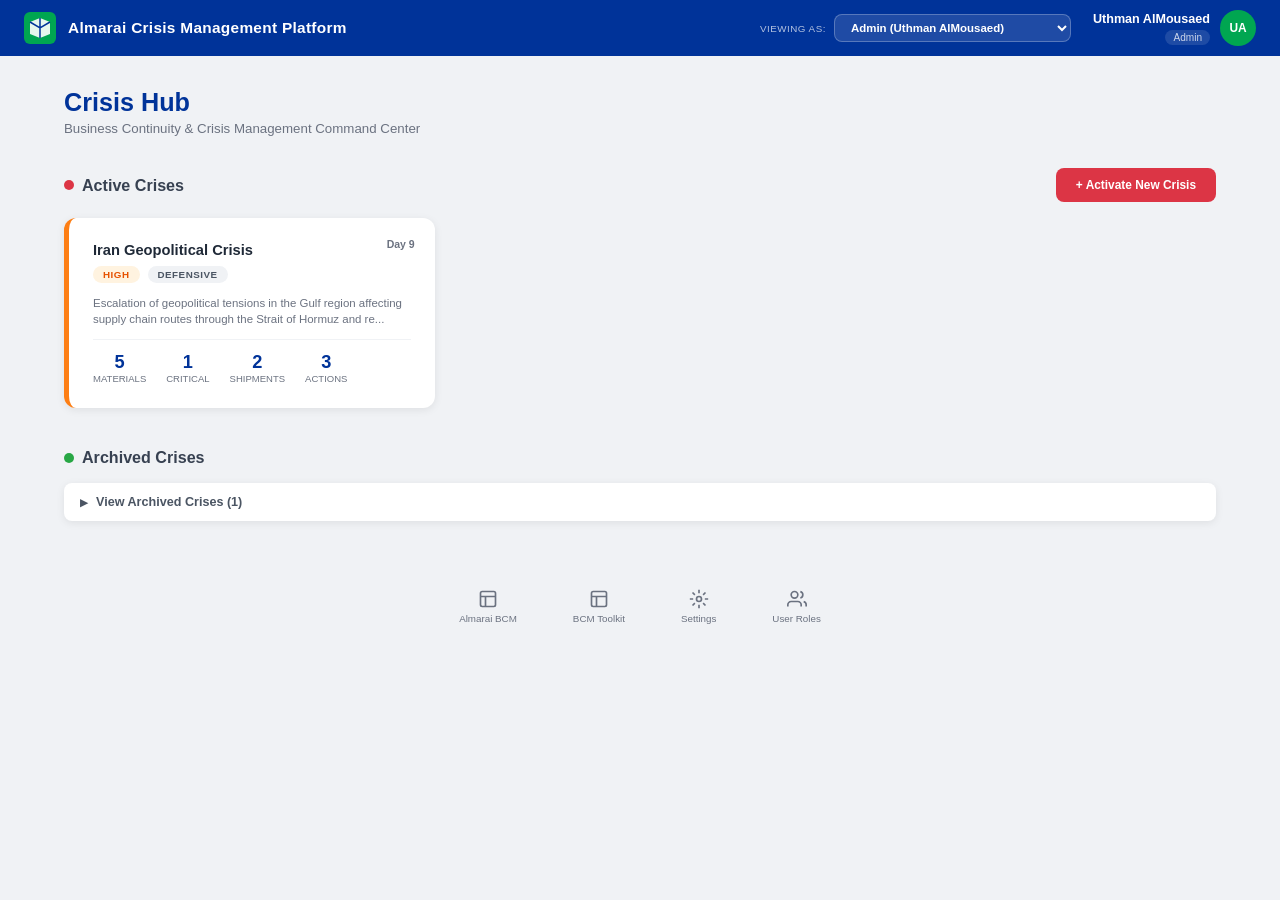
<file: index.html>
<!DOCTYPE html>
<html lang="en">
<head>
<meta charset="UTF-8">
<meta name="viewport" content="width=device-width, initial-scale=1.0">
<title>Almarai Crisis Management Platform</title>
<style>
/* ===== RESET & BASE ===== */
*,*::before,*::after{box-sizing:border-box;margin:0;padding:0}
:root{
  --navy:#003399;--navy-dark:#002266;--green:#00A651;--green-dark:#008040;
  --white:#ffffff;--gray-50:#f8f9fa;--gray-100:#f0f2f5;--gray-200:#e2e6ea;
  --gray-300:#d1d5db;--gray-400:#9ca3af;--gray-500:#6b7280;--gray-600:#4b5563;
  --gray-700:#374151;--gray-800:#1f2937;
  --red:#DC3545;--orange:#FD7E14;--amber:#FFC107;--heat-green:#28A745;--dark-green:#006400;
  --shadow:0 2px 8px rgba(0,0,0,.08);--shadow-lg:0 4px 16px rgba(0,0,0,.12);
  --radius:8px;--radius-lg:12px;
  --font:-apple-system,BlinkMacSystemFont,'Segoe UI',Roboto,sans-serif;
}
html{font-size:14px}
body{font-family:var(--font);background:var(--gray-100);color:var(--gray-800);min-height:100vh;overflow-x:hidden}
button{font-family:inherit;cursor:pointer;border:none;outline:none}
input,select,textarea{font-family:inherit;outline:none}
table{border-collapse:collapse;width:100%}
th,td{text-align:left;padding:10px 14px;border-bottom:1px solid var(--gray-200)}
th{background:var(--gray-50);font-weight:600;font-size:.8rem;text-transform:uppercase;letter-spacing:.5px;color:var(--gray-600);position:sticky;top:0;z-index:1}
tr:hover td{background:rgba(0,51,153,.02)}

/* ===== SCROLLBAR ===== */
::-webkit-scrollbar{width:6px;height:6px}
::-webkit-scrollbar-track{background:transparent}
::-webkit-scrollbar-thumb{background:var(--gray-300);border-radius:3px}

/* ===== TOP BAR ===== */
.topbar{background:var(--navy);color:var(--white);display:flex;align-items:center;justify-content:space-between;padding:0 24px;height:56px;position:fixed;top:0;left:0;right:0;z-index:1000}
.topbar-brand{display:flex;align-items:center;gap:12px;font-size:1.1rem;font-weight:700;letter-spacing:.3px}
.topbar-brand svg{width:32px;height:32px}
.topbar-user{display:flex;align-items:center;gap:10px}
.topbar-user .avatar{width:36px;height:36px;border-radius:50%;background:var(--green);display:flex;align-items:center;justify-content:center;font-weight:700;font-size:.85rem}
.topbar-user .user-info{text-align:right;line-height:1.3}
.topbar-user .user-name{font-weight:600;font-size:.9rem}
.topbar-user .user-role{font-size:.72rem;opacity:.8;background:rgba(255,255,255,.15);padding:1px 8px;border-radius:10px;display:inline-block;margin-top:2px}

/* ===== ROLE SELECTOR ===== */
.role-selector-wrap{display:flex;align-items:center;gap:8px;margin-right:12px}
.role-selector-wrap label{font-size:.7rem;text-transform:uppercase;letter-spacing:.5px;opacity:.7;white-space:nowrap}
.role-selector{background:rgba(255,255,255,.12);color:var(--white);border:1px solid rgba(255,255,255,.25);border-radius:var(--radius);padding:6px 12px;font-size:.82rem;font-weight:600;cursor:pointer;min-width:200px;appearance:auto;-webkit-appearance:auto}
.role-selector option{background:var(--navy-dark);color:var(--white)}

/* ===== RBAC BANNERS ===== */
.rbac-access-bar{padding:10px 20px;font-size:.82rem;font-weight:600;display:flex;align-items:center;gap:8px;margin-bottom:16px;border-radius:var(--radius)}
.rbac-access-bar.can-edit{background:#e8f5e9;color:#1b5e20;border-left:4px solid #28A745}
.rbac-access-bar.read-only{background:#f0f0f0;color:#555;border-left:4px solid #6C757D}

/* Assigned function banner */
.assigned-function-banner{display:flex;align-items:center;gap:12px;padding:12px 20px;background:var(--white);border-radius:var(--radius);box-shadow:var(--shadow);margin-bottom:16px;border:1px solid var(--gray-200)}
.assigned-function-banner .af-avatar{width:36px;height:36px;border-radius:50%;background:var(--navy);color:var(--white);display:flex;align-items:center;justify-content:center;font-weight:700;font-size:.78rem;flex-shrink:0}
.assigned-function-banner .af-info{flex:1}
.assigned-function-banner .af-name{font-weight:700;font-size:.9rem;color:var(--gray-800)}
.assigned-function-banner .af-role{font-size:.75rem;color:var(--gray-500)}
.assigned-function-banner .af-badge{padding:4px 12px;border-radius:12px;font-size:.72rem;font-weight:700;text-transform:uppercase;letter-spacing:.5px;flex-shrink:0}
.af-badge.can-edit{background:#e8f5e9;color:#1b5e20}
.af-badge.read-only{background:var(--gray-100);color:var(--gray-500)}

/* Hide elements when read-only */
.rbac-hidden{display:none !important}

/* ===== SCREENS ===== */
.screen{display:none;padding-top:56px;min-height:100vh}
.screen.active{display:block}

/* ===== CRISIS HUB (Screen 1) ===== */
.hub-container{max-width:1200px;margin:0 auto;padding:32px 24px}
.hub-header{margin-bottom:32px}
.hub-header h1{font-size:1.8rem;color:var(--navy);margin-bottom:4px}
.hub-header p{color:var(--gray-500);font-size:.95rem}

.section-title{display:flex;align-items:center;justify-content:space-between;margin-bottom:16px}
.section-title h2{font-size:1.15rem;color:var(--gray-700);display:flex;align-items:center;gap:8px}
.section-title h2 .dot{width:10px;height:10px;border-radius:50%;display:inline-block}
.section-title h2 .dot.red{background:var(--red)}
.section-title h2 .dot.green{background:var(--heat-green)}

.btn{padding:10px 20px;border-radius:var(--radius);font-weight:600;font-size:.85rem;transition:all .2s;display:inline-flex;align-items:center;gap:6px}
.btn-primary{background:var(--navy);color:var(--white)}
.btn-primary:hover{background:var(--navy-dark);transform:translateY(-1px);box-shadow:var(--shadow-lg)}
.btn-danger{background:var(--red);color:var(--white)}
.btn-danger:hover{background:#c82333}
.btn-success{background:var(--green);color:var(--white)}
.btn-success:hover{background:var(--green-dark)}
.btn-outline{background:transparent;border:1.5px solid var(--gray-300);color:var(--gray-600)}
.btn-outline:hover{border-color:var(--navy);color:var(--navy)}
.btn-sm{padding:6px 14px;font-size:.78rem}
.btn-xs{padding:4px 10px;font-size:.72rem}

/* Crisis Cards */
.crisis-grid{display:grid;grid-template-columns:repeat(auto-fill,minmax(340px,1fr));gap:20px;margin-bottom:40px}
.crisis-card{background:var(--white);border-radius:var(--radius-lg);box-shadow:var(--shadow);padding:24px;cursor:pointer;transition:all .25s;border-left:5px solid var(--navy);position:relative;overflow:hidden}
.crisis-card:hover{box-shadow:var(--shadow-lg);transform:translateY(-3px)}
.crisis-card.severity-critical{border-left-color:var(--red)}
.crisis-card.severity-high{border-left-color:var(--orange)}
.crisis-card.severity-medium{border-left-color:var(--amber)}
.crisis-card.severity-low{border-left-color:var(--heat-green)}
.crisis-card h3{font-size:1.05rem;margin-bottom:8px;color:var(--gray-800)}
.crisis-card .card-meta{display:flex;gap:8px;flex-wrap:wrap;margin-bottom:12px}
.badge{padding:3px 10px;border-radius:12px;font-size:.7rem;font-weight:700;text-transform:uppercase;letter-spacing:.5px}
.badge-critical{background:#fde8e8;color:var(--red)}
.badge-high{background:#fff3e0;color:#e65100}
.badge-medium{background:#fff8e1;color:#f57f17}
.badge-low{background:#e8f5e9;color:var(--dark-green)}
.badge-posture{background:var(--gray-100);color:var(--gray-600)}
.crisis-card .card-stats{display:flex;gap:20px;margin-top:12px;padding-top:12px;border-top:1px solid var(--gray-100)}
.crisis-card .stat{text-align:center}
.crisis-card .stat-val{font-size:1.3rem;font-weight:700;color:var(--navy)}
.crisis-card .stat-label{font-size:.68rem;color:var(--gray-500);text-transform:uppercase}
.crisis-card .day-count{position:absolute;top:20px;right:20px;font-size:.75rem;color:var(--gray-500);font-weight:600}

/* Archived */
.archived-section{margin-top:16px}
.archived-toggle{display:flex;align-items:center;gap:8px;cursor:pointer;padding:12px 16px;background:var(--white);border-radius:var(--radius);margin-bottom:8px;font-weight:600;color:var(--gray-600);font-size:.9rem;box-shadow:var(--shadow);user-select:none}
.archived-toggle .chevron{transition:transform .2s;font-size:.7rem}
.archived-toggle .chevron.open{transform:rotate(90deg)}
.archived-list{display:none;background:var(--white);border-radius:var(--radius);box-shadow:var(--shadow);overflow:hidden}
.archived-list.open{display:block}
.archived-item{display:flex;align-items:center;justify-content:space-between;padding:14px 20px;border-bottom:1px solid var(--gray-100);cursor:pointer;transition:background .15s}
.archived-item:hover{background:var(--gray-50)}
.archived-item:last-child{border-bottom:none}
.archived-item .info h4{font-size:.9rem;margin-bottom:2px}
.archived-item .info p{font-size:.75rem;color:var(--gray-500)}
.capa-badge{padding:3px 10px;border-radius:12px;font-size:.68rem;font-weight:700}
.capa-complete{background:#e8f5e9;color:var(--dark-green)}
.capa-pending{background:#fff8e1;color:#f57f17}

/* Bottom Nav */
.bottom-nav{display:flex;justify-content:center;gap:24px;padding:20px;margin-top:40px}
.bottom-nav button{display:flex;flex-direction:column;align-items:center;gap:4px;background:none;color:var(--gray-500);font-size:.7rem;padding:8px 16px;border-radius:var(--radius);transition:all .15s}
.bottom-nav button:hover{background:var(--gray-100);color:var(--navy)}
.bottom-nav button svg{width:20px;height:20px}

/* ===== SITREP DASHBOARD (Screen 2) ===== */
.sitrep-layout{display:flex;min-height:calc(100vh - 56px)}
.sitrep-sidebar{width:260px;background:var(--white);border-right:1px solid var(--gray-200);padding:20px;flex-shrink:0;overflow-y:auto;position:sticky;top:56px;height:calc(100vh - 56px)}
.sitrep-sidebar .crisis-name{font-size:1.1rem;font-weight:700;color:var(--navy);margin-bottom:16px;padding-bottom:12px;border-bottom:2px solid var(--navy)}
.sidebar-field{margin-bottom:16px}
.sidebar-field label{font-size:.68rem;text-transform:uppercase;letter-spacing:.5px;color:var(--gray-500);font-weight:600;display:block;margin-bottom:4px}
.sidebar-field .value{font-size:.9rem;font-weight:600;color:var(--gray-700)}
.sidebar-actions{margin-top:24px;display:flex;flex-direction:column;gap:8px}
.sitrep-main{flex:1;overflow-y:auto}

/* Crisis Header Bar */
.crisis-header{background:var(--white);border-bottom:1px solid var(--gray-200);padding:16px 28px;display:flex;align-items:center;justify-content:space-between;flex-wrap:wrap;gap:12px}
.crisis-header .left{display:flex;align-items:center;gap:16px}
.crisis-header h2{font-size:1.15rem;color:var(--navy)}
.crisis-header .day-badge{background:var(--navy);color:var(--white);padding:4px 14px;border-radius:20px;font-size:.78rem;font-weight:700}
.crisis-header .reporting-cycle{font-size:.78rem;color:var(--gray-500);display:flex;align-items:center;gap:6px}

/* Tab Navigation */
.tab-nav{background:var(--white);border-bottom:2px solid var(--gray-200);padding:0 28px;display:flex;gap:0;overflow-x:auto;-webkit-overflow-scrolling:touch}
.tab-nav button{padding:14px 20px;font-size:.82rem;font-weight:600;color:var(--gray-500);background:none;border-bottom:3px solid transparent;margin-bottom:-2px;transition:all .15s;white-space:nowrap}
.tab-nav button:hover{color:var(--navy);background:var(--gray-50)}
.tab-nav button.active{color:var(--navy);border-bottom-color:var(--navy)}

/* Tab Content */
.tab-content{padding:28px}
.tab-pane{display:none}
.tab-pane.active{display:block}

/* Cards inside tabs */
.card{background:var(--white);border-radius:var(--radius-lg);box-shadow:var(--shadow);padding:24px;margin-bottom:20px}
.card h3{font-size:1rem;color:var(--navy);margin-bottom:16px;display:flex;align-items:center;gap:8px}
.card h3 .icon{width:20px;height:20px;opacity:.7}

/* Metrics Row */
.metrics-row{display:grid;grid-template-columns:repeat(auto-fit,minmax(160px,1fr));gap:16px;margin-bottom:24px}
.metric-card{background:var(--white);border-radius:var(--radius);box-shadow:var(--shadow);padding:20px;text-align:center;border-top:3px solid var(--navy)}
.metric-card.red{border-top-color:var(--red)}
.metric-card.orange{border-top-color:var(--orange)}
.metric-card.green{border-top-color:var(--heat-green)}
.metric-card .metric-val{font-size:2rem;font-weight:800;color:var(--navy);line-height:1}
.metric-card .metric-label{font-size:.72rem;color:var(--gray-500);text-transform:uppercase;letter-spacing:.5px;margin-top:6px}

/* Timeline */
.timeline{position:relative;padding-left:24px}
.timeline::before{content:'';position:absolute;left:6px;top:0;bottom:0;width:2px;background:var(--gray-200)}
.timeline-item{position:relative;margin-bottom:20px;padding-left:16px}
.timeline-item::before{content:'';position:absolute;left:-22px;top:4px;width:10px;height:10px;border-radius:50%;background:var(--navy);border:2px solid var(--white);box-shadow:0 0 0 2px var(--navy)}
.timeline-item .time{font-size:.7rem;color:var(--gray-400);margin-bottom:2px}
.timeline-item .event{font-size:.85rem;color:var(--gray-700)}

/* Heat map table */
.heat-table td.heat-red{background:#fde8e8;color:var(--red);font-weight:700}
.heat-table td.heat-orange{background:#fff3e0;color:#e65100;font-weight:700}
.heat-table td.heat-amber{background:#fff8e1;color:#f57f17;font-weight:700}
.heat-table td.heat-green{background:#e8f5e9;color:var(--dark-green);font-weight:700}
.heat-indicator{display:inline-block;width:14px;height:14px;border-radius:3px;margin-right:6px;vertical-align:middle}

/* Filters */
.filters{display:flex;gap:12px;margin-bottom:16px;flex-wrap:wrap;align-items:center}
.filters select,.filters input{padding:8px 12px;border:1.5px solid var(--gray-200);border-radius:var(--radius);font-size:.82rem;background:var(--white);color:var(--gray-700)}
.filters select:focus,.filters input:focus{border-color:var(--navy)}
.filters label{font-size:.75rem;color:var(--gray-500);font-weight:600}

/* Status pills */
.status-pill{padding:3px 10px;border-radius:12px;font-size:.7rem;font-weight:600;display:inline-block}
.status-on-track{background:#e8f5e9;color:var(--dark-green)}
.status-at-risk{background:#fff8e1;color:#f57f17}
.status-delayed{background:#fde8e8;color:var(--red)}
.status-complete{background:#e8f5e9;color:var(--dark-green)}
.status-in-progress{background:#e3f2fd;color:#1565c0}
.status-not-started{background:var(--gray-100);color:var(--gray-500)}
.status-in-transit{background:#e3f2fd;color:#1565c0}
.status-loading{background:#fff8e1;color:#f57f17}
.status-delivered{background:#e8f5e9;color:var(--dark-green)}

/* Editable cells */
td.editable{cursor:pointer;position:relative}
td.editable:hover{background:rgba(0,51,153,.04)}
td.editable input{width:60px;padding:4px 6px;border:1.5px solid var(--navy);border-radius:4px;font-size:.85rem;text-align:center}

/* Priority */
.priority-critical{color:var(--red);font-weight:700}
.priority-high{color:var(--orange);font-weight:700}
.priority-medium{color:var(--amber);font-weight:700}
.priority-low{color:var(--heat-green);font-weight:700}

/* Progress bar */
.progress-bar{width:80px;height:8px;background:var(--gray-200);border-radius:4px;overflow:hidden;display:inline-block;vertical-align:middle;margin-right:6px}
.progress-bar .fill{height:100%;border-radius:4px;transition:width .3s}

/* Overdue row */
tr.overdue td{background:#fff5f5}
tr.due-today td{background:#fff8e1}

/* Checklist */
.checklist{list-style:none}
.checklist li{padding:10px 0;border-bottom:1px solid var(--gray-100);display:flex;align-items:flex-start;gap:10px;font-size:.88rem}
.checklist li:last-child{border-bottom:none}
.checklist input[type="checkbox"]{width:18px;height:18px;accent-color:var(--navy);margin-top:2px;flex-shrink:0}
.checklist .check-label{flex:1}
.checklist .check-label small{display:block;color:var(--gray-400);font-size:.75rem;margin-top:2px}

/* Decision Log */
.decision-log{margin-top:16px}
.decision-item{padding:14px;border-left:3px solid var(--navy);margin-bottom:12px;background:var(--gray-50);border-radius:0 var(--radius) var(--radius) 0}
.decision-item .decision-date{font-size:.72rem;color:var(--gray-400)}
.decision-item .decision-text{font-size:.88rem;margin:4px 0}
.decision-item .decision-by{font-size:.75rem;color:var(--gray-500)}

/* Presentation Mode */
.presentation-section{page-break-inside:avoid;margin-bottom:32px;padding:28px;background:var(--white);border-radius:var(--radius-lg);box-shadow:var(--shadow)}
.presentation-section h2{font-size:1.2rem;color:var(--navy);padding-bottom:12px;border-bottom:2px solid var(--navy);margin-bottom:20px}
@media print{
  .topbar,.tab-nav,.sitrep-sidebar,.btn,.filters,.bottom-nav{display:none !important}
  .sitrep-main{margin:0;padding:0}
  .presentation-section{box-shadow:none;border:1px solid var(--gray-200)}
}

/* ===== MODALS ===== */
.modal-overlay{display:none;position:fixed;inset:0;background:rgba(0,0,0,.5);z-index:2000;align-items:center;justify-content:center;padding:20px}
.modal-overlay.active{display:flex}
.modal{background:var(--white);border-radius:var(--radius-lg);box-shadow:var(--shadow-lg);width:100%;max-width:680px;max-height:90vh;overflow-y:auto;animation:modalIn .2s ease}
@keyframes modalIn{from{opacity:0;transform:translateY(20px)}to{opacity:1;transform:translateY(0)}}
.modal-header{padding:20px 24px;border-bottom:1px solid var(--gray-200);display:flex;align-items:center;justify-content:space-between;position:sticky;top:0;background:var(--white);z-index:1;border-radius:var(--radius-lg) var(--radius-lg) 0 0}
.modal-header h2{font-size:1.1rem;color:var(--navy)}
.modal-close{width:32px;height:32px;border-radius:50%;background:var(--gray-100);display:flex;align-items:center;justify-content:center;font-size:1.1rem;color:var(--gray-500);transition:all .15s}
.modal-close:hover{background:var(--gray-200);color:var(--gray-700)}
.modal-body{padding:24px}
.modal-footer{padding:16px 24px;border-top:1px solid var(--gray-200);display:flex;justify-content:flex-end;gap:10px;position:sticky;bottom:0;background:var(--white);border-radius:0 0 var(--radius-lg) var(--radius-lg)}

/* Form Groups */
.form-group{margin-bottom:20px}
.form-group label{display:block;font-size:.78rem;font-weight:600;color:var(--gray-600);margin-bottom:6px;text-transform:uppercase;letter-spacing:.3px}
.form-group input,.form-group select,.form-group textarea{width:100%;padding:10px 14px;border:1.5px solid var(--gray-200);border-radius:var(--radius);font-size:.88rem;transition:border-color .15s;background:var(--white)}
.form-group input:focus,.form-group select:focus,.form-group textarea:focus{border-color:var(--navy);box-shadow:0 0 0 3px rgba(0,51,153,.08)}
.form-group textarea{min-height:80px;resize:vertical}
.form-row{display:grid;grid-template-columns:1fr 1fr;gap:16px}

/* Info box */
.info-box{background:#e8eef8;border-radius:var(--radius);padding:16px;margin-bottom:20px;border-left:4px solid var(--navy)}
.info-box h4{font-size:.82rem;color:var(--navy);margin-bottom:8px}
.info-box ul{list-style:none;font-size:.8rem;color:var(--gray-600)}
.info-box ul li{padding:3px 0;display:flex;align-items:center;gap:6px}
.info-box ul li::before{content:'';width:6px;height:6px;border-radius:50%;background:var(--navy);flex-shrink:0}

/* Toast */
.toast{position:fixed;bottom:24px;right:24px;background:var(--gray-800);color:var(--white);padding:14px 24px;border-radius:var(--radius);font-size:.85rem;font-weight:600;z-index:3000;display:none;animation:toastIn .3s ease;box-shadow:var(--shadow-lg)}
.toast.show{display:block}
@keyframes toastIn{from{opacity:0;transform:translateY(10px)}to{opacity:1;transform:translateY(0)}}

/* ===== RESPONSIVE ===== */
@media(max-width:900px){
  .sitrep-sidebar{display:none}
  .crisis-grid{grid-template-columns:1fr}
  .form-row{grid-template-columns:1fr}
  .metrics-row{grid-template-columns:repeat(2,1fr)}
  .tab-nav{padding:0 12px}
  .tab-nav button{padding:12px 14px;font-size:.76rem}
  .tab-content{padding:16px}
  .role-selector-wrap{display:none}
}
@media(max-width:600px){
  .topbar-brand span{display:none}
  .metrics-row{grid-template-columns:1fr}
  .hub-container{padding:20px 12px}
}

/* Textarea auto */
textarea.exec-summary{min-height:120px;width:100%;padding:14px;border:1.5px solid var(--gray-200);border-radius:var(--radius);font-size:.88rem;line-height:1.6;resize:vertical}
textarea.exec-summary:focus{border-color:var(--navy);box-shadow:0 0 0 3px rgba(0,51,153,.08)}

/* Countdown */
.countdown{display:flex;gap:12px;margin-top:10px}
.countdown .unit{text-align:center;background:var(--navy);color:var(--white);padding:10px 14px;border-radius:var(--radius);min-width:60px}
.countdown .unit .num{font-size:1.4rem;font-weight:800;line-height:1}
.countdown .unit .lbl{font-size:.6rem;text-transform:uppercase;letter-spacing:.5px;opacity:.8;margin-top:2px}

/* Back button */
.back-btn{display:inline-flex;align-items:center;gap:6px;color:var(--gray-500);font-size:.82rem;font-weight:600;background:none;padding:8px 0;margin-bottom:8px;transition:color .15s}
.back-btn:hover{color:var(--navy)}

/* Staff summary */
.staff-grid{display:grid;grid-template-columns:repeat(auto-fit,minmax(200px,1fr));gap:16px}
.staff-card{text-align:center;padding:20px;background:var(--gray-50);border-radius:var(--radius);border:1px solid var(--gray-200)}
.staff-card .num{font-size:2rem;font-weight:800;color:var(--navy)}
.staff-card .label{font-size:.75rem;color:var(--gray-500);text-transform:uppercase;margin-top:4px}

/* Sortable header */
th.sortable{cursor:pointer;user-select:none}
th.sortable:hover{background:var(--gray-200)}
th.sortable::after{content:' \u2195';font-size:.7rem;opacity:.4}
</style>
</head>
<body>

<!-- ===== TOP BAR ===== -->
<header class="topbar">
  <div class="topbar-brand">
    <svg viewBox="0 0 32 32" fill="none"><rect width="32" height="32" rx="6" fill="#00A651"/><path d="M6 22V10l10-4 10 4v12l-10 4-10-4z" fill="#fff" fill-opacity=".9"/><path d="M16 6v20M6 10l10 6 10-6" stroke="#003399" stroke-width="1.5"/></svg>
    <span>Almarai Crisis Management Platform</span>
  </div>
  <div class="topbar-user">
    <div class="role-selector-wrap">
      <label>Viewing as:</label>
      <select class="role-selector" id="role-selector" onchange="onRoleChange()">
        <option value="admin">Admin (Uthman AlMousaed)</option>
        <option value="ccmt_leader">CCMT Leader (Fawaz Aljasser)</option>
        <option value="ccmt_member">CCMT Member (Nikolaos Stavridis)</option>
        <option value="supply_chain">Supply Chain Rep (Nigel Phillips)</option>
        <option value="erm">ERM Rep (Gordon Bateman)</option>
        <option value="hse">HSE Rep</option>
        <option value="hr">HR Rep</option>
        <option value="planning">Planning Rep</option>
        <option value="procurement">Procurement Rep</option>
        <option value="sales">Sales Rep (Ali Puri)</option>
        <option value="ceo">CEO</option>
      </select>
    </div>
    <div class="user-info">
      <div class="user-name" id="topbar-user-name">Uthman AlMousaed</div>
      <div class="user-role" id="topbar-user-role">Admin</div>
    </div>
    <div class="avatar" id="topbar-avatar">UA</div>
  </div>
</header>

<!-- ===== SCREEN 1: CRISIS HUB ===== -->
<div id="screen-hub" class="screen active">
  <div class="hub-container">
    <div class="hub-header">
      <h1>Crisis Hub</h1>
      <p>Business Continuity & Crisis Management Command Center</p>
    </div>

    <!-- Active Crises -->
    <div class="section-title">
      <h2><span class="dot red"></span> Active Crises</h2>
      <button class="btn btn-danger" id="btn-activate-crisis" onclick="openModal('modal-new-crisis')">+ Activate New Crisis</button>
    </div>
    <div class="crisis-grid" id="active-crises-grid">
      <!-- Populated by JS -->
    </div>

    <!-- Archived Crises -->
    <div class="section-title" style="margin-top:40px">
      <h2><span class="dot green"></span> Archived Crises</h2>
    </div>
    <div class="archived-section">
      <div class="archived-toggle" onclick="toggleArchived()">
        <span class="chevron" id="archive-chevron">&#9654;</span>
        <span>View Archived Crises (<span id="archive-count">0</span>)</span>
      </div>
      <div class="archived-list" id="archived-list">
        <!-- Populated by JS -->
      </div>
    </div>

    <!-- Bottom Nav -->
    <div class="bottom-nav">
      <button onclick="location.href='bcm-toolkit-almarai/'">
        <svg viewBox="0 0 24 24" fill="none" stroke="currentColor" stroke-width="2"><rect x="3" y="3" width="18" height="18" rx="2"/><path d="M3 9h18M9 21V9"/></svg>
        Almarai BCM
      </button>
      <button onclick="location.href='bcm-toolkit/'">
        <svg viewBox="0 0 24 24" fill="none" stroke="currentColor" stroke-width="2"><rect x="3" y="3" width="18" height="18" rx="2"/><path d="M3 9h18M9 21V9"/></svg>
        BCM Toolkit
      </button>
      <button onclick="showToast('Settings panel coming soon')">
        <svg viewBox="0 0 24 24" fill="none" stroke="currentColor" stroke-width="2"><circle cx="12" cy="12" r="3"/><path d="M12 1v4M12 19v4M4.22 4.22l2.83 2.83M16.95 16.95l2.83 2.83M1 12h4M19 12h4M4.22 19.78l2.83-2.83M16.95 7.05l2.83-2.83"/></svg>
        Settings
      </button>
      <button onclick="showToast('User Roles management coming soon')">
        <svg viewBox="0 0 24 24" fill="none" stroke="currentColor" stroke-width="2"><path d="M17 21v-2a4 4 0 00-4-4H5a4 4 0 00-4 4v2"/><circle cx="9" cy="7" r="4"/><path d="M23 21v-2a4 4 0 00-3-3.87M16 3.13a4 4 0 010 7.75"/></svg>
        User Roles
      </button>
    </div>
  </div>
</div>

<!-- ===== SCREEN 2: SITREP DASHBOARD ===== -->
<div id="screen-sitrep" class="screen">
  <div class="sitrep-layout">
    <!-- Sidebar -->
    <aside class="sitrep-sidebar">
      <button class="back-btn" onclick="goToHub()">&#8592; Back to Hub</button>
      <div class="crisis-name" id="sidebar-crisis-name"></div>
      <div class="sidebar-field"><label>Severity</label><div class="value" id="sidebar-severity"></div></div>
      <div class="sidebar-field"><label>Posture</label><div class="value" id="sidebar-posture"></div></div>
      <div class="sidebar-field"><label>Activated</label><div class="value" id="sidebar-activated"></div></div>
      <div class="sidebar-field"><label>Day of Crisis</label><div class="value" id="sidebar-day"></div></div>
      <div class="sidebar-field"><label>Reporting Cycle</label><div class="value" id="sidebar-cycle"></div></div>
      <div class="sidebar-field"><label>ISO 22361 Level</label><div class="value" id="sidebar-iso-level"></div></div>
      <div class="sidebar-actions">
        <button class="btn btn-primary btn-sm" onclick="showToast('SitRep exported')">Export SitRep</button>
        <button class="btn btn-outline btn-sm" id="btn-resolve-crisis" onclick="openModal('modal-resolve')">Resolve Crisis</button>
      </div>
    </aside>

    <!-- Main Content -->
    <div class="sitrep-main">
      <!-- Crisis Header -->
      <div class="crisis-header">
        <div class="left">
          <h2 id="header-crisis-name"></h2>
          <span class="badge" id="header-severity-badge"></span>
          <span class="badge badge-posture" id="header-posture-badge"></span>
          <span class="day-badge" id="header-day-badge"></span>
        </div>
        <div class="reporting-cycle">
          <svg width="16" height="16" viewBox="0 0 24 24" fill="none" stroke="currentColor" stroke-width="2"><circle cx="12" cy="12" r="10"/><path d="M12 6v6l4 2"/></svg>
          <span id="header-cycle"></span>
        </div>
      </div>

      <!-- Tab Navigation -->
      <nav class="tab-nav" id="tab-nav">
        <button class="active" data-tab="overview">Overview</button>
        <button data-tab="materials">Materials &amp; Supply</button>
        <button data-tab="shipping">Shipping</button>
        <button data-tab="actions">Actions</button>
        <button data-tab="debris">Debris</button>
        <button data-tab="people">People &amp; Safety</button>
        <button data-tab="governance">Governance</button>
        <button data-tab="presentation">Presentation Mode</button>
      </nav>

      <!-- Tab Contents -->
      <div class="tab-content">

        <!-- OVERVIEW TAB -->
        <div class="tab-pane active" id="tab-overview">
          <div id="rbac-banner-overview"></div>
          <div id="rbac-assigned-overview"></div>
          <div class="metrics-row">
            <div class="metric-card"><div class="metric-val" id="m-materials">5</div><div class="metric-label">Materials Monitored</div></div>
            <div class="metric-card red"><div class="metric-val" id="m-critical">1</div><div class="metric-label">Critical Items</div></div>
            <div class="metric-card"><div class="metric-val" id="m-shipments">2</div><div class="metric-label">Active Shipments</div></div>
            <div class="metric-card orange"><div class="metric-val" id="m-actions">3</div><div class="metric-label">Open Actions</div></div>
            <div class="metric-card"><div class="metric-val" id="m-debris">5</div><div class="metric-label">Debris Incidents</div></div>
          </div>

          <div class="card">
            <h3>Executive Summary</h3>
            <textarea class="exec-summary" id="exec-summary">The Iran geopolitical crisis continues to impact Almarai's supply chain operations, particularly affecting raw material imports through the Strait of Hormuz. Key concerns include CPP Resin availability (4 weeks coverage, critical), PBIC availability for bakery operations, and shipping route disruptions.

Current posture is DEFENSIVE with focus on securing alternative supply routes through Jeddah Islamic Port and building safety stock for critical materials. Two emergency shipments are in transit. GSNRC has been notified per national resilience requirements.

Next 48-hour priorities:
1. Confirm CPP Resin alternative supplier (Turkey) contract
2. Monitor Shipment ALM-2026-042 ETA (critical cargo)
3. Complete staff safety assessment for Eastern Province facilities</textarea>
          </div>

          <div style="display:grid;grid-template-columns:1fr 1fr;gap:20px">
            <div class="card">
              <h3>Crisis Timeline</h3>
              <div class="timeline">
                <div class="timeline-item"><div class="time">23 Mar 2026, 08:00</div><div class="event">Daily SitRep #8 published to CMT</div></div>
                <div class="timeline-item"><div class="time">22 Mar 2026, 16:30</div><div class="event">CPP Resin alternative supplier identified (Turkey)</div></div>
                <div class="timeline-item"><div class="time">22 Mar 2026, 09:00</div><div class="event">GSNRC status update submitted</div></div>
                <div class="timeline-item"><div class="time">21 Mar 2026, 14:00</div><div class="event">Emergency shipment ALM-2026-043 dispatched</div></div>
                <div class="timeline-item"><div class="time">20 Mar 2026, 11:00</div><div class="event">Shipping route diverted via Jeddah Islamic Port</div></div>
                <div class="timeline-item"><div class="time">19 Mar 2026, 08:00</div><div class="event">Posture changed from Monitoring to Defensive</div></div>
                <div class="timeline-item"><div class="time">15 Mar 2026, 06:00</div><div class="event">Crisis activated by CEO directive</div></div>
              </div>
            </div>
            <div class="card">
              <h3>Next Reporting Deadline</h3>
              <p style="font-size:.85rem;color:var(--gray-500);margin-bottom:12px">Daily SitRep #9 due:</p>
              <p style="font-size:1rem;font-weight:700;color:var(--navy);margin-bottom:12px">24 March 2026, 08:00 AST</p>
              <div class="countdown" id="countdown">
                <div class="unit"><div class="num" id="cd-hours">--</div><div class="lbl">Hours</div></div>
                <div class="unit"><div class="num" id="cd-mins">--</div><div class="lbl">Minutes</div></div>
                <div class="unit"><div class="num" id="cd-secs">--</div><div class="lbl">Seconds</div></div>
              </div>
            </div>
          </div>
        </div>

        <!-- MATERIALS & SUPPLY TAB -->
        <div class="tab-pane" id="tab-materials">
          <div id="rbac-banner-materials"></div>
          <div id="rbac-assigned-materials"></div>
          <div class="card">
            <h3>Material Inventory Heat Map</h3>
            <div class="filters">
              <div><label>Business Unit</label><select id="filter-bu" onchange="filterMaterials()"><option value="">All BUs</option><option>Bakery</option><option>Dairy</option><option>Juice</option><option>Foods</option><option>IPNC</option></select></div>
              <div><label>Heat Status</label><select id="filter-heat" onchange="filterMaterials()"><option value="">All</option><option value="red">Red (Critical)</option><option value="orange">Orange (Warning)</option><option value="amber">Amber (Watch)</option><option value="green">Green (Healthy)</option></select></div>
            </div>
            <div style="overflow-x:auto">
              <table class="heat-table" id="materials-table">
                <thead>
                  <tr>
                    <th>Material</th>
                    <th>Business Unit</th>
                    <th class="sortable" onclick="sortTable('materials-table',2)">Coverage (Weeks)</th>
                    <th>Run-out Week</th>
                    <th>Heat Status</th>
                    <th>Trend</th>
                    <th>Notes</th>
                  </tr>
                </thead>
                <tbody id="materials-tbody"></tbody>
              </table>
            </div>
          </div>
        </div>

        <!-- SHIPPING TAB -->
        <div class="tab-pane" id="tab-shipping">
          <div id="rbac-banner-shipping"></div>
          <div id="rbac-assigned-shipping"></div>
          <div class="card">
            <h3>Shipment Tracker</h3>
            <div style="display:flex;justify-content:flex-end;margin-bottom:12px">
              <button class="btn btn-primary btn-sm rbac-edit-shipping" onclick="openModal('modal-add-shipment')">+ Add Shipment</button>
            </div>
            <div style="overflow-x:auto">
              <table id="shipping-table">
                <thead>
                  <tr>
                    <th>Shipment ID</th>
                    <th>Name</th>
                    <th>Origin</th>
                    <th>Destination</th>
                    <th class="sortable" onclick="sortTable('shipping-table',4)">ETA</th>
                    <th>Status</th>
                    <th>Freight Cost</th>
                  </tr>
                </thead>
                <tbody id="shipping-tbody"></tbody>
              </table>
            </div>
          </div>
        </div>

        <!-- ACTIONS TAB -->
        <div class="tab-pane" id="tab-actions">
          <div id="rbac-banner-actions"></div>
          <div id="rbac-assigned-actions"></div>
          <div class="card">
            <h3>Action Tracker</h3>
            <div style="display:flex;justify-content:space-between;align-items:center;margin-bottom:12px;flex-wrap:wrap;gap:8px">
              <div class="filters" style="margin-bottom:0">
                <div><label>Status</label><select id="filter-action-status" onchange="filterActions()"><option value="">All</option><option>Not Started</option><option>In Progress</option><option>Complete</option><option>Delayed</option></select></div>
              </div>
              <button class="btn btn-primary btn-sm rbac-edit-actions" onclick="openModal('modal-add-action')">+ Add Action</button>
            </div>
            <div style="overflow-x:auto">
              <table id="actions-table">
                <thead>
                  <tr>
                    <th>Action</th>
                    <th>Assigned To</th>
                    <th>Priority</th>
                    <th class="sortable" onclick="sortTable('actions-table',3)">Due Date</th>
                    <th>Status</th>
                    <th>% Complete</th>
                  </tr>
                </thead>
                <tbody id="actions-tbody"></tbody>
              </table>
            </div>
          </div>
        </div>

        <!-- DEBRIS TAB -->
        <div class="tab-pane" id="tab-debris">
          <div id="rbac-banner-debris"></div>
          <div id="rbac-assigned-debris"></div>
          <div class="card">
            <h3>Debris &amp; Incident Log</h3>
            <div style="display:flex;justify-content:flex-end;margin-bottom:12px">
              <button class="btn btn-primary btn-sm rbac-edit-debris" onclick="openModal('modal-add-debris')">+ Log Incident</button>
            </div>
            <div style="overflow-x:auto">
              <table id="debris-table">
                <thead>
                  <tr>
                    <th>Incident</th>
                    <th>Location</th>
                    <th>Injuries</th>
                    <th>Damage Description</th>
                    <th class="sortable" onclick="sortTable('debris-table',4)">Date</th>
                    <th>Status</th>
                  </tr>
                </thead>
                <tbody id="debris-tbody"></tbody>
              </table>
            </div>
          </div>
        </div>

        <!-- PEOPLE & SAFETY TAB -->
        <div class="tab-pane" id="tab-people">
          <div id="rbac-banner-people"></div>
          <div id="rbac-assigned-people"></div>
          <div class="card">
            <h3>Staff Status Summary</h3>
            <div class="staff-grid">
              <div class="staff-card"><div class="num">2,847</div><div class="label">Total Staff in Affected Areas</div></div>
              <div class="staff-card"><div class="num" style="color:var(--heat-green)">2,791</div><div class="label">Confirmed Safe</div></div>
              <div class="staff-card"><div class="num" style="color:var(--orange)">48</div><div class="label">Working Remotely</div></div>
              <div class="staff-card"><div class="num" style="color:var(--red)">8</div><div class="label">Unaccounted</div></div>
            </div>
          </div>
          <div style="display:grid;grid-template-columns:1fr 1fr;gap:20px">
            <div class="card">
              <h3>Safety Incidents</h3>
              <div class="staff-grid">
                <div class="staff-card"><div class="num" style="color:var(--red)">0</div><div class="label">Fatalities</div></div>
                <div class="staff-card"><div class="num" style="color:var(--orange)">2</div><div class="label">Injuries Reported</div></div>
                <div class="staff-card"><div class="num" style="color:var(--amber)">5</div><div class="label">Near Misses</div></div>
              </div>
              <div style="margin-top:16px">
                <table>
                  <thead><tr><th>Incident</th><th>Type</th><th>Date</th><th>Status</th></tr></thead>
                  <tbody>
                    <tr><td>Warehouse shelf collapse - Al Kharj</td><td>Injury</td><td>20 Mar 2026</td><td><span class="status-pill status-in-progress">Under Investigation</span></td></tr>
                    <tr><td>Forklift near-miss - Riyadh DC</td><td>Near Miss</td><td>21 Mar 2026</td><td><span class="status-pill status-complete">Closed</span></td></tr>
                  </tbody>
                </table>
              </div>
            </div>
            <div class="card">
              <h3>Evacuation Status</h3>
              <div class="staff-grid">
                <div class="staff-card"><div class="num">3</div><div class="label">Facilities on Alert</div></div>
                <div class="staff-card"><div class="num" style="color:var(--heat-green)">0</div><div class="label">Active Evacuations</div></div>
              </div>
              <div style="margin-top:16px">
                <table>
                  <thead><tr><th>Facility</th><th>Status</th><th>Last Drill</th></tr></thead>
                  <tbody>
                    <tr><td>Al Kharj Main Plant</td><td><span class="status-pill status-at-risk">On Alert</span></td><td>10 Feb 2026</td></tr>
                    <tr><td>Riyadh Distribution Center</td><td><span class="status-pill status-at-risk">On Alert</span></td><td>15 Feb 2026</td></tr>
                    <tr><td>Jeddah Cold Storage</td><td><span class="status-pill status-at-risk">On Alert</span></td><td>20 Feb 2026</td></tr>
                  </tbody>
                </table>
              </div>
            </div>
          </div>
        </div>

        <!-- GOVERNANCE TAB -->
        <div class="tab-pane" id="tab-governance">
          <div id="rbac-banner-governance"></div>
          <div id="rbac-assigned-governance"></div>
          <div style="display:grid;grid-template-columns:1fr 1fr;gap:20px">
            <div class="card">
              <h3>ISO 22361 Compliance</h3>
              <ul class="checklist" id="iso-checklist"></ul>
            </div>
            <div class="card">
              <h3>GSNRC Controls</h3>
              <ul class="checklist" id="gsnrc-checklist"></ul>
            </div>
          </div>
          <div style="display:grid;grid-template-columns:1fr 1fr;gap:20px;margin-top:20px">
            <div class="card">
              <h3>Reporting Cycle</h3>
              <table>
                <thead><tr><th>Report</th><th>Frequency</th><th>Last Submitted</th><th>Next Due</th><th>Status</th></tr></thead>
                <tbody>
                  <tr><td>Daily SitRep</td><td>Daily 08:00</td><td>23 Mar 08:00</td><td>24 Mar 08:00</td><td><span class="status-pill status-on-track">On Track</span></td></tr>
                  <tr><td>CMT Briefing</td><td>Daily 14:00</td><td>23 Mar 14:00</td><td>24 Mar 14:00</td><td><span class="status-pill status-on-track">On Track</span></td></tr>
                  <tr><td>Board Update</td><td>Weekly (Sun)</td><td>22 Mar</td><td>29 Mar</td><td><span class="status-pill status-on-track">On Track</span></td></tr>
                  <tr><td>GSNRC Report</td><td>As Required</td><td>22 Mar</td><td>When triggered</td><td><span class="status-pill status-complete">Submitted</span></td></tr>
                </tbody>
              </table>
            </div>
            <div class="card">
              <h3>CAPA Tracker</h3>
              <div class="info-box">
                <h4>Post-Crisis Corrective Actions</h4>
                <ul>
                  <li>CAPA items are initiated upon crisis resolution</li>
                  <li>ISO 22361 requires formal post-incident review</li>
                  <li>Current crisis is ACTIVE - CAPA will be available after resolution</li>
                </ul>
              </div>
              <button class="btn btn-outline btn-sm" disabled style="opacity:.5">CAPA Not Available (Crisis Active)</button>
            </div>
          </div>
          <div class="card" style="margin-top:20px">
            <h3>Decision Log</h3>
            <div class="decision-log" id="decision-log"></div>
            <button class="btn btn-outline btn-sm rbac-edit-governance" style="margin-top:12px" onclick="openModal('modal-add-decision')">+ Add Decision</button>
          </div>
        </div>

        <!-- PRESENTATION MODE TAB -->
        <div class="tab-pane" id="tab-presentation">
          <div id="rbac-banner-presentation"></div>
          <div id="rbac-assigned-presentation"></div>
          <div style="text-align:right;margin-bottom:16px">
            <button class="btn btn-primary btn-sm" onclick="window.print()">Print / Export PDF</button>
          </div>
          <div id="presentation-content">
            <!-- Generated by JS -->
          </div>
        </div>

      </div><!-- /tab-content -->
    </div><!-- /sitrep-main -->
  </div><!-- /sitrep-layout -->
</div>

<!-- ===== MODALS ===== -->

<!-- New Crisis Modal -->
<div class="modal-overlay" id="modal-new-crisis">
  <div class="modal">
    <div class="modal-header">
      <h2>Activate New Crisis</h2>
      <button class="modal-close" onclick="closeModal('modal-new-crisis')">&times;</button>
    </div>
    <div class="modal-body">
      <div class="info-box">
        <h4>ISO 22361 Crisis Classification Guide</h4>
        <ul>
          <li><strong>Level 1 (Low):</strong> Localized incident, single BU affected, no media attention</li>
          <li><strong>Level 2 (Medium):</strong> Multiple BUs affected, potential regulatory interest</li>
          <li><strong>Level 3 (High):</strong> Significant operational impact, media coverage, regulatory action likely</li>
          <li><strong>Level 4 (Critical):</strong> Enterprise-wide threat, national/international attention, existential risk</li>
        </ul>
      </div>
      <div class="form-group">
        <label>Crisis Name</label>
        <input type="text" id="new-crisis-name" placeholder="e.g., Supply Chain Disruption - Red Sea">
      </div>
      <div class="form-group">
        <label>Description</label>
        <textarea id="new-crisis-desc" placeholder="Brief description of the crisis situation..."></textarea>
      </div>
      <div class="form-row">
        <div class="form-group">
          <label>Severity</label>
          <select id="new-crisis-severity">
            <option value="Critical">Critical (Level 4)</option>
            <option value="High" selected>High (Level 3)</option>
            <option value="Medium">Medium (Level 2)</option>
            <option value="Low">Low (Level 1)</option>
          </select>
        </div>
        <div class="form-group">
          <label>Initial Posture</label>
          <select id="new-crisis-posture">
            <option>Monitoring</option>
            <option>Defensive</option>
            <option>Offensive</option>
          </select>
        </div>
      </div>
      <div class="form-row">
        <div class="form-group">
          <label>Activation Date</label>
          <input type="date" id="new-crisis-date" value="2026-03-23">
        </div>
        <div class="form-group">
          <label>Reporting Cycle</label>
          <select id="new-crisis-cycle">
            <option>Daily</option>
            <option>Twice Daily</option>
            <option>Weekly</option>
          </select>
        </div>
      </div>
      <div class="info-box" style="background:#fff8e1;border-left-color:var(--amber)">
        <h4>GSNRC Notification Checklist</h4>
        <ul>
          <li><label><input type="checkbox" style="margin-right:6px"> Notify GSNRC Crisis Desk</label></li>
          <li><label><input type="checkbox" style="margin-right:6px"> Critical Infrastructure Protection form submitted</label></li>
          <li><label><input type="checkbox" style="margin-right:6px"> National Resilience reporting obligations acknowledged</label></li>
          <li><label><input type="checkbox" style="margin-right:6px"> Business Continuity Plan activation confirmed</label></li>
        </ul>
      </div>
    </div>
    <div class="modal-footer">
      <button class="btn btn-outline" onclick="closeModal('modal-new-crisis')">Cancel</button>
      <button class="btn btn-danger" onclick="activateNewCrisis()">ACTIVATE CRISIS</button>
    </div>
  </div>
</div>

<!-- Resolve Crisis Modal -->
<div class="modal-overlay" id="modal-resolve">
  <div class="modal">
    <div class="modal-header">
      <h2>Resolve &amp; Archive Crisis</h2>
      <button class="modal-close" onclick="closeModal('modal-resolve')">&times;</button>
    </div>
    <div class="modal-body">
      <div class="form-group">
        <label>Resolution Summary</label>
        <textarea id="resolve-summary" placeholder="Summarize how the crisis was resolved..."></textarea>
      </div>
      <div class="form-group">
        <label>Resolution Date</label>
        <input type="date" id="resolve-date" value="2026-03-23">
      </div>
      <div class="info-box">
        <h4>ISO 22361 Post-Incident Review Requirements</h4>
        <ul>
          <li>Formal CAPA (Corrective and Preventive Actions) must be initiated</li>
          <li>Lessons learned workshop to be scheduled within 14 days</li>
          <li>All documentation to be archived per retention policy</li>
          <li>Stakeholder debrief required within 7 days</li>
        </ul>
      </div>
      <div class="form-group">
        <label>CAPA Initiation - Key Corrective Actions</label>
        <textarea id="resolve-capa" placeholder="List initial corrective actions to be tracked..."></textarea>
      </div>
      <div class="form-group">
        <label>Lessons Learned (Initial)</label>
        <textarea id="resolve-lessons" placeholder="Capture initial lessons learned..."></textarea>
      </div>
    </div>
    <div class="modal-footer">
      <button class="btn btn-outline" onclick="closeModal('modal-resolve')">Cancel</button>
      <button class="btn btn-danger" onclick="resolveCrisis()">ARCHIVE &amp; TRIGGER CAPA</button>
    </div>
  </div>
</div>

<!-- Add Shipment Modal -->
<div class="modal-overlay" id="modal-add-shipment">
  <div class="modal">
    <div class="modal-header">
      <h2>Add Shipment</h2>
      <button class="modal-close" onclick="closeModal('modal-add-shipment')">&times;</button>
    </div>
    <div class="modal-body">
      <div class="form-group"><label>Shipment Name</label><input type="text" id="ship-name" placeholder="e.g., Emergency CPP Resin"></div>
      <div class="form-row">
        <div class="form-group"><label>Origin</label><input type="text" id="ship-origin" placeholder="e.g., Istanbul, Turkey"></div>
        <div class="form-group"><label>Destination</label><input type="text" id="ship-dest" placeholder="e.g., Jeddah Islamic Port"></div>
      </div>
      <div class="form-row">
        <div class="form-group"><label>ETA</label><input type="date" id="ship-eta"></div>
        <div class="form-group"><label>Freight Cost (SAR)</label><input type="text" id="ship-cost" placeholder="e.g., 125,000"></div>
      </div>
      <div class="form-group"><label>Status</label><select id="ship-status"><option>Loading</option><option>In Transit</option><option>Customs</option><option>Delivered</option></select></div>
    </div>
    <div class="modal-footer">
      <button class="btn btn-outline" onclick="closeModal('modal-add-shipment')">Cancel</button>
      <button class="btn btn-primary" onclick="addShipment()">Add Shipment</button>
    </div>
  </div>
</div>

<!-- Add Action Modal -->
<div class="modal-overlay" id="modal-add-action">
  <div class="modal">
    <div class="modal-header">
      <h2>Add Action</h2>
      <button class="modal-close" onclick="closeModal('modal-add-action')">&times;</button>
    </div>
    <div class="modal-body">
      <div class="form-group"><label>Action Description</label><input type="text" id="action-desc" placeholder="e.g., Contact alternative suppliers"></div>
      <div class="form-row">
        <div class="form-group"><label>Assigned To</label><input type="text" id="action-assignee" placeholder="e.g., Mohammed Al-Rashid"></div>
        <div class="form-group"><label>Priority</label><select id="action-priority"><option>Critical</option><option>High</option><option>Medium</option><option>Low</option></select></div>
      </div>
      <div class="form-row">
        <div class="form-group"><label>Due Date</label><input type="date" id="action-due"></div>
        <div class="form-group"><label>Status</label><select id="action-status"><option>Not Started</option><option>In Progress</option><option>Complete</option></select></div>
      </div>
    </div>
    <div class="modal-footer">
      <button class="btn btn-outline" onclick="closeModal('modal-add-action')">Cancel</button>
      <button class="btn btn-primary" onclick="addAction()">Add Action</button>
    </div>
  </div>
</div>

<!-- Add Debris Modal -->
<div class="modal-overlay" id="modal-add-debris">
  <div class="modal">
    <div class="modal-header">
      <h2>Log Incident</h2>
      <button class="modal-close" onclick="closeModal('modal-add-debris')">&times;</button>
    </div>
    <div class="modal-body">
      <div class="form-group"><label>Incident Name</label><input type="text" id="debris-name" placeholder="e.g., Fallen scaffolding"></div>
      <div class="form-row">
        <div class="form-group"><label>Location</label><input type="text" id="debris-location" placeholder="e.g., Al Kharj Plant"></div>
        <div class="form-group"><label>Injuries</label><select id="debris-injuries"><option>None</option><option>Minor</option><option>Major</option><option>Fatal</option></select></div>
      </div>
      <div class="form-group"><label>Damage Description</label><textarea id="debris-damage" placeholder="Describe the damage..."></textarea></div>
      <div class="form-group"><label>Date</label><input type="date" id="debris-date"></div>
    </div>
    <div class="modal-footer">
      <button class="btn btn-outline" onclick="closeModal('modal-add-debris')">Cancel</button>
      <button class="btn btn-primary" onclick="addDebris()">Log Incident</button>
    </div>
  </div>
</div>

<!-- Add Decision Modal -->
<div class="modal-overlay" id="modal-add-decision">
  <div class="modal">
    <div class="modal-header">
      <h2>Add Decision</h2>
      <button class="modal-close" onclick="closeModal('modal-add-decision')">&times;</button>
    </div>
    <div class="modal-body">
      <div class="form-group"><label>Decision</label><textarea id="decision-text" placeholder="Describe the decision made..."></textarea></div>
      <div class="form-group"><label>Decided By</label><input type="text" id="decision-by" placeholder="e.g., CEO / CMT"></div>
    </div>
    <div class="modal-footer">
      <button class="btn btn-outline" onclick="closeModal('modal-add-decision')">Cancel</button>
      <button class="btn btn-primary" onclick="addDecision()">Add Decision</button>
    </div>
  </div>
</div>

<!-- Toast -->
<div class="toast" id="toast"></div>

<script>
// ===== RBAC SYSTEM =====
var RBAC = {
  roles: {
    admin:        { name: 'Admin',            person: 'Uthman AlMousaed',     initials: 'UA', email: 'uthman.almousaed@almarai.com' },
    ccmt_leader:  { name: 'CCMT Leader',      person: 'Fawaz Aljasser',       initials: 'FA', email: 'fawaz.aljasser@almarai.com' },
    ccmt_member:  { name: 'CCMT Member',      person: 'Nikolaos Stavridis',   initials: 'NS', email: 'nikolaos.stavridis@almarai.com' },
    supply_chain: { name: 'Supply Chain Rep',  person: 'Nigel Phillips',       initials: 'NP', email: 'nigel.phillips@almarai.com' },
    erm:          { name: 'ERM Rep',           person: 'Gordon Ivor Bateman',  initials: 'GB', email: 'gordon.bateman@almarai.com' },
    hse:          { name: 'HSE Rep',           person: 'HSE Representative',   initials: 'HS', email: 'hse.rep@almarai.com' },
    hr:           { name: 'HR Rep',            person: 'HR Representative',    initials: 'HR', email: 'hr.rep@almarai.com' },
    planning:     { name: 'Planning Rep',      person: 'Planning Representative', initials: 'PL', email: 'planning.rep@almarai.com' },
    procurement:  { name: 'Procurement Rep',   person: 'Procurement Representative', initials: 'PR', email: 'procurement.rep@almarai.com' },
    sales:        { name: 'Sales Rep',         person: 'Ali Puri',             initials: 'AP', email: 'ali.puri@almarai.com' },
    ceo:          { name: 'CEO',               person: 'CEO',                  initials: 'CE', email: 'ceo@almarai.com' }
  },

  // Tab edit permissions: which roles can edit each tab
  tabPermissions: {
    overview:     ['admin', 'ccmt_leader', 'ceo'],
    materials:    ['admin', 'ccmt_leader', 'ceo', 'supply_chain', 'planning'],
    shipping:     ['admin', 'ccmt_leader', 'ceo', 'supply_chain', 'procurement'],
    actions:      ['admin', 'ccmt_leader', 'ceo', 'erm'],
    debris:       ['admin', 'ccmt_leader', 'ceo', 'hse'],
    people:       ['admin', 'ccmt_leader', 'ceo', 'hr'],
    governance:   ['admin', 'ccmt_leader', 'ceo', 'erm'],
    presentation: []  // read-only for all
  },

  // Hub-level permissions
  hubPermissions: {
    activateCrisis: ['admin', 'ccmt_leader'],
    resolveCrisis:  ['admin', 'ccmt_leader']
  },

  // Assigned function person per tab
  tabAssignments: {
    overview:     { person: 'Fawaz Aljasser',       role: 'CCMT Leader',                initials: 'FA', email: 'fawaz.aljasser@almarai.com' },
    materials:    { person: 'Nigel Phillips',        role: 'Supply Chain Rep',           initials: 'NP', email: 'nigel.phillips@almarai.com' },
    shipping:     { person: 'Nigel Phillips + Procurement Rep', role: 'Supply Chain / Procurement', initials: 'NP', email: 'nigel.phillips@almarai.com' },
    actions:      { person: 'Gordon Ivor Bateman',   role: 'ERM Rep',                    initials: 'GB', email: 'gordon.bateman@almarai.com' },
    debris:       { person: 'HSE Representative',    role: 'HSE',                        initials: 'HS', email: 'hse.rep@almarai.com' },
    people:       { person: 'HR Representative',     role: 'HR',                         initials: 'HR', email: 'hr.rep@almarai.com' },
    governance:   { person: 'Gordon Ivor Bateman',   role: 'ERM Rep',                    initials: 'GB', email: 'gordon.bateman@almarai.com' },
    presentation: { person: 'All Users',             role: 'Read-Only',                  initials: 'AL', email: '' }
  },

  currentRole: 'admin',

  canEdit: function(tabId) {
    return this.tabPermissions[tabId].indexOf(this.currentRole) !== -1;
  },

  canActivateCrisis: function() {
    return this.hubPermissions.activateCrisis.indexOf(this.currentRole) !== -1;
  },

  canResolveCrisis: function() {
    return this.hubPermissions.resolveCrisis.indexOf(this.currentRole) !== -1;
  },

  getCurrentRoleInfo: function() {
    return this.roles[this.currentRole];
  }
};

// ===== DATA =====
var APP = {
  activeCrises: [
    {
      id: 1,
      name: "Iran Geopolitical Crisis",
      description: "Escalation of geopolitical tensions in the Gulf region affecting supply chain routes through the Strait of Hormuz and regional stability.",
      severity: "High",
      posture: "Defensive",
      activatedDate: "2026-03-15",
      reportingCycle: "Daily",
      isoLevel: "Level 3",
      materials: 5, criticalItems: 1, shipments: 2, actions: 3, debris: 5
    }
  ],
  archivedCrises: [
    {
      id: 100,
      name: "COVID-19 Supply Chain Disruption",
      description: "Global pandemic causing widespread supply chain disruption affecting raw material availability and logistics.",
      severity: "Critical",
      posture: "Offensive",
      activatedDate: "2020-03-15",
      resolvedDate: "2021-06-30",
      capaStatus: "Complete",
      reportingCycle: "Daily",
      isoLevel: "Level 4"
    }
  ],
  materials: [
    { name: "CPP Resin", bu: "Foods", coverageWeeks: 4, runoutWeek: "W15 2026", heat: "red", trend: "down", notes: "Critical - seeking Turkey alternative" },
    { name: "Sugar", bu: "IPNC", coverageWeeks: 8, runoutWeek: "W19 2026", heat: "orange", trend: "stable", notes: "Monitoring Gulf route disruption" },
    { name: "PBIC", bu: "Bakery", coverageWeeks: 12, runoutWeek: "W23 2026", heat: "amber", trend: "down", notes: "Building safety stock" },
    { name: "Fresh Yeast", bu: "Dairy", coverageWeeks: 16, runoutWeek: "W27 2026", heat: "green", trend: "up", notes: "Local supply secured" },
    { name: "Milk Powder", bu: "Juice", coverageWeeks: 10, runoutWeek: "W21 2026", heat: "amber", trend: "stable", notes: "Alternative NZ supplier on standby" }
  ],
  shipments: [
    { id: "ALM-2026-042", name: "Emergency CPP Resin Cargo", origin: "Istanbul, Turkey", destination: "Jeddah Islamic Port", eta: "2026-03-28", status: "In Transit", cost: "SAR 185,000" },
    { id: "ALM-2026-043", name: "Sugar & PBIC Combined", origin: "Santos, Brazil", destination: "Dammam Port", eta: "2026-04-05", status: "Loading", cost: "SAR 312,000" }
  ],
  actions: [
    { desc: "Confirm CPP Resin alternative supplier contract (Turkey)", assignee: "Mohammed Al-Rashid", priority: "Critical", due: "2026-03-24", status: "In Progress", pct: 60 },
    { desc: "Complete Eastern Province staff safety assessment", assignee: "Sara Al-Dosari", priority: "High", due: "2026-03-23", status: "In Progress", pct: 40 },
    { desc: "Submit updated BCP to GSNRC", assignee: "Uthman AlMousaed", priority: "High", due: "2026-03-25", status: "Not Started", pct: 0 }
  ],
  debris: [
    { name: "Warehouse shelf collapse", location: "Al Kharj Main Plant", injuries: "Minor (1)", damage: "Section B shelving unit collapsed due to overloading during emergency stock build-up. Approx 200 cartons damaged.", date: "2026-03-20", status: "Under Investigation" },
    { name: "Forklift collision", location: "Riyadh Distribution Center", injuries: "None", damage: "Forklift struck loading dock door during rushed operations. Door mechanism damaged, temporary fix in place.", date: "2026-03-21", status: "Resolved" },
    { name: "Chemical spill - cleaning agent", location: "Al Kharj Dairy Processing", injuries: "None", damage: "Small cleaning agent spill (5L) in processing area during shift change. Area decontaminated per HAZMAT protocol.", date: "2026-03-19", status: "Resolved" },
    { name: "Power fluctuation damage", location: "Jeddah Cold Storage", injuries: "None", damage: "Grid power fluctuation caused temperature excursion in Zone C. 12 pallets of product quarantined pending QA review.", date: "2026-03-18", status: "Under Investigation" },
    { name: "Transport vehicle accident", location: "Highway 65 near Al Kharj", injuries: "Minor (1)", damage: "Delivery truck minor collision. Driver sustained bruising. Vehicle front bumper damaged. 50 cases of product damaged.", date: "2026-03-17", status: "Insurance Claim Filed" }
  ],
  decisions: [
    { text: "Approved emergency procurement of CPP Resin from Turkish supplier Plastikoglu at 15% premium above contract rate", by: "CEO - Abdulrahman Al-Fadley", date: "2026-03-22" },
    { text: "Diverted all Gulf-route shipments to Jeddah Islamic Port until further notice. Additional logistics cost approved.", by: "CMT", date: "2026-03-20" },
    { text: "Activated Business Continuity Plan BCP-SC-001 for supply chain disruption scenario", by: "Head of BC - Uthman AlMousaed", date: "2026-03-15" },
    { text: "Changed crisis posture from Monitoring to Defensive based on escalation assessment", by: "CMT", date: "2026-03-19" }
  ],
  isoChecklist: [
    { text: "Crisis classification level assigned", sub: "ISO 22361 Clause 6.2", checked: true },
    { text: "Crisis Management Team (CMT) activated", sub: "ISO 22361 Clause 6.3", checked: true },
    { text: "Communication protocol established", sub: "ISO 22361 Clause 7.1", checked: true },
    { text: "Escalation triggers defined and documented", sub: "ISO 22361 Clause 6.4", checked: true },
    { text: "Stakeholder mapping completed", sub: "ISO 22361 Clause 7.2", checked: true },
    { text: "Resource requirements identified", sub: "ISO 22361 Clause 8.1", checked: false },
    { text: "Recovery phase criteria established", sub: "ISO 22361 Clause 9.1", checked: false },
    { text: "Post-incident review scheduled", sub: "ISO 22361 Clause 10.1", checked: false },
    { text: "Documentation and evidence preserved", sub: "ISO 22361 Clause 10.2", checked: true },
    { text: "Continuous improvement actions logged", sub: "ISO 22361 Clause 10.3", checked: false }
  ],
  gsnrcChecklist: [
    { text: "GSNRC Crisis Desk notified", sub: "National Resilience Regulation Art. 12", checked: true },
    { text: "Critical Infrastructure Protection status updated", sub: "CIP Framework Sec. 4.1", checked: true },
    { text: "National resilience reporting form submitted", sub: "GSNRC Form NR-001", checked: true },
    { text: "Business Continuity Plan activation confirmed to GSNRC", sub: "BCP Notification Req.", checked: true },
    { text: "Supply chain impact assessment shared with GSNRC", sub: "SCI Assessment Protocol", checked: false },
    { text: "Workforce safety report filed", sub: "Labor Ministry Coordination", checked: false },
    { text: "Food security impact assessment submitted", sub: "SFDA Coordination", checked: false },
    { text: "Recovery timeline communicated to GSNRC", sub: "NR Reporting Obligation", checked: false }
  ]
};

// ===== UTILITY FUNCTIONS =====
function daysBetween(d1, d2) {
  var a = new Date(d1), b = new Date(d2);
  return Math.floor((b - a) / 86400000);
}

function formatDate(d) {
  var dt = new Date(d);
  var months = ['Jan','Feb','Mar','Apr','May','Jun','Jul','Aug','Sep','Oct','Nov','Dec'];
  return dt.getDate() + ' ' + months[dt.getMonth()] + ' ' + dt.getFullYear();
}

function today() { return '2026-03-23'; }

function showToast(msg) {
  var t = document.getElementById('toast');
  t.textContent = msg;
  t.classList.add('show');
  setTimeout(function(){ t.classList.remove('show'); }, 2500);
}

function openModal(id) {
  document.getElementById(id).classList.add('active');
}

function closeModal(id) {
  document.getElementById(id).classList.remove('active');
}

// Close modal on overlay click
document.addEventListener('click', function(e) {
  if (e.target.classList.contains('modal-overlay')) {
    e.target.classList.remove('active');
  }
});

// ===== RBAC UI FUNCTIONS =====
function onRoleChange() {
  var selector = document.getElementById('role-selector');
  RBAC.currentRole = selector.value;
  var roleInfo = RBAC.getCurrentRoleInfo();

  // Update topbar user display
  document.getElementById('topbar-user-name').textContent = roleInfo.person;
  document.getElementById('topbar-user-role').textContent = roleInfo.name;
  document.getElementById('topbar-avatar').textContent = roleInfo.initials;

  // Show toast notification
  showToast('Viewing as: ' + roleInfo.name + ' (' + roleInfo.person + ')');

  // Refresh all RBAC-controlled UI
  applyRBAC();
}

function applyRBAC() {
  applyHubRBAC();
  applySitrepRBAC();
}

function applyHubRBAC() {
  // Activate New Crisis button
  var btnActivate = document.getElementById('btn-activate-crisis');
  if (btnActivate) {
    if (RBAC.canActivateCrisis()) {
      btnActivate.classList.remove('rbac-hidden');
    } else {
      btnActivate.classList.add('rbac-hidden');
    }
  }

  // Resolve Crisis button
  var btnResolve = document.getElementById('btn-resolve-crisis');
  if (btnResolve) {
    if (RBAC.canResolveCrisis()) {
      btnResolve.classList.remove('rbac-hidden');
    } else {
      btnResolve.classList.add('rbac-hidden');
    }
  }
}

function applySitrepRBAC() {
  var tabs = ['overview', 'materials', 'shipping', 'actions', 'debris', 'people', 'governance', 'presentation'];

  tabs.forEach(function(tabId) {
    var canEdit = RBAC.canEdit(tabId);
    var assignment = RBAC.tabAssignments[tabId];

    // Render access banner
    var bannerEl = document.getElementById('rbac-banner-' + tabId);
    if (bannerEl) {
      if (canEdit) {
        bannerEl.innerHTML = '<div class="rbac-access-bar can-edit">' +
          '<span style="font-size:1rem">&#10003;</span> Edit Access &mdash; You have edit access to this section</div>';
      } else {
        bannerEl.innerHTML = '<div class="rbac-access-bar read-only">' +
          '<span style="font-size:1rem">&#128274;</span> View Only &mdash; You do not have edit access to this section</div>';
      }
    }

    // Render assigned function banner
    var assignedEl = document.getElementById('rbac-assigned-' + tabId);
    if (assignedEl && assignment) {
      var badgeClass = canEdit ? 'can-edit' : 'read-only';
      var badgeText = canEdit ? 'Edit Access' : 'View Only';
      assignedEl.innerHTML = '<div class="assigned-function-banner">' +
        '<div class="af-avatar">' + assignment.initials + '</div>' +
        '<div class="af-info">' +
          '<div class="af-name">' + assignment.person + '</div>' +
          '<div class="af-role">' + assignment.role + (assignment.email ? ' &middot; ' + assignment.email : '') + '</div>' +
        '</div>' +
        '<span class="af-badge ' + badgeClass + '">' + badgeText + '</span>' +
      '</div>';
    }

    // Toggle edit controls visibility per tab
    var editBtns = document.querySelectorAll('.rbac-edit-' + tabId);
    editBtns.forEach(function(btn) {
      if (canEdit) {
        btn.classList.remove('rbac-hidden');
      } else {
        btn.classList.add('rbac-hidden');
      }
    });
  });

  // Executive summary textarea
  var execSummary = document.getElementById('exec-summary');
  if (execSummary) {
    if (RBAC.canEdit('overview')) {
      execSummary.removeAttribute('disabled');
      execSummary.style.opacity = '1';
      execSummary.style.cursor = 'text';
    } else {
      execSummary.setAttribute('disabled', 'disabled');
      execSummary.style.opacity = '0.8';
      execSummary.style.cursor = 'not-allowed';
    }
  }

  // Governance checklists - disable checkboxes if not editable
  var govCheckboxes = document.querySelectorAll('#iso-checklist input[type="checkbox"], #gsnrc-checklist input[type="checkbox"]');
  govCheckboxes.forEach(function(cb) {
    if (RBAC.canEdit('governance')) {
      cb.removeAttribute('disabled');
    } else {
      cb.setAttribute('disabled', 'disabled');
    }
  });
}

// ===== NAVIGATION =====
function goToHub() {
  document.getElementById('screen-sitrep').classList.remove('active');
  document.getElementById('screen-hub').classList.add('active');
  applyHubRBAC();
}

function openCrisis(crisisId) {
  var crisis = APP.activeCrises.find(function(c){ return c.id === crisisId; });
  if (!crisis) {
    crisis = APP.archivedCrises.find(function(c){ return c.id === crisisId; });
  }
  if (!crisis) return;

  var days = daysBetween(crisis.activatedDate, today()) + 1;
  var sevClass = 'badge-' + crisis.severity.toLowerCase();

  // Sidebar
  document.getElementById('sidebar-crisis-name').textContent = crisis.name;
  document.getElementById('sidebar-severity').innerHTML = '<span class="badge ' + sevClass + '">' + crisis.severity + '</span>';
  document.getElementById('sidebar-posture').textContent = crisis.posture;
  document.getElementById('sidebar-activated').textContent = formatDate(crisis.activatedDate);
  document.getElementById('sidebar-day').textContent = 'Day ' + days;
  document.getElementById('sidebar-cycle').textContent = crisis.reportingCycle;
  document.getElementById('sidebar-iso-level').textContent = crisis.isoLevel;

  // Header
  document.getElementById('header-crisis-name').textContent = crisis.name;
  var hBadge = document.getElementById('header-severity-badge');
  hBadge.textContent = crisis.severity;
  hBadge.className = 'badge ' + sevClass;
  document.getElementById('header-posture-badge').textContent = crisis.posture;
  document.getElementById('header-day-badge').textContent = 'Day ' + days;
  document.getElementById('header-cycle').textContent = crisis.reportingCycle + ' Reporting';

  // Switch screen
  document.getElementById('screen-hub').classList.remove('active');
  document.getElementById('screen-sitrep').classList.add('active');

  // Reset to overview tab
  switchTab('overview');

  // Render all tab data
  renderMaterials();
  renderShipments();
  renderActions();
  renderDebris();
  renderISOChecklist();
  renderGSNRCChecklist();
  renderDecisions();

  // Apply RBAC after rendering
  applySitrepRBAC();
}

// ===== TAB SWITCHING =====
function switchTab(tabId) {
  document.querySelectorAll('.tab-nav button').forEach(function(b){ b.classList.remove('active'); });
  document.querySelectorAll('.tab-pane').forEach(function(p){ p.classList.remove('active'); });
  document.querySelector('.tab-nav button[data-tab="' + tabId + '"]').classList.add('active');
  document.getElementById('tab-' + tabId).classList.add('active');

  if (tabId === 'presentation') renderPresentation();

  // Re-apply RBAC for the active tab
  applySitrepRBAC();
}

document.getElementById('tab-nav').addEventListener('click', function(e) {
  if (e.target.tagName === 'BUTTON' && e.target.dataset.tab) {
    switchTab(e.target.dataset.tab);
  }
});

// ===== RENDER CRISIS HUB =====
function renderHub() {
  var grid = document.getElementById('active-crises-grid');
  grid.innerHTML = '';
  APP.activeCrises.forEach(function(c) {
    var days = daysBetween(c.activatedDate, today()) + 1;
    var card = document.createElement('div');
    card.className = 'crisis-card severity-' + c.severity.toLowerCase();
    card.onclick = function(){ openCrisis(c.id); };
    card.innerHTML =
      '<div class="day-count">Day ' + days + '</div>' +
      '<h3>' + c.name + '</h3>' +
      '<div class="card-meta">' +
        '<span class="badge badge-' + c.severity.toLowerCase() + '">' + c.severity + '</span>' +
        '<span class="badge badge-posture">' + c.posture + '</span>' +
      '</div>' +
      '<p style="font-size:.82rem;color:var(--gray-500);line-height:1.4">' + c.description.substring(0, 120) + '...</p>' +
      '<div class="card-stats">' +
        '<div class="stat"><div class="stat-val">' + (c.materials||0) + '</div><div class="stat-label">Materials</div></div>' +
        '<div class="stat"><div class="stat-val">' + (c.criticalItems||0) + '</div><div class="stat-label">Critical</div></div>' +
        '<div class="stat"><div class="stat-val">' + (c.shipments||0) + '</div><div class="stat-label">Shipments</div></div>' +
        '<div class="stat"><div class="stat-val">' + (c.actions||0) + '</div><div class="stat-label">Actions</div></div>' +
      '</div>';
    grid.appendChild(card);
  });

  // Archived
  var list = document.getElementById('archived-list');
  list.innerHTML = '';
  document.getElementById('archive-count').textContent = APP.archivedCrises.length;
  APP.archivedCrises.forEach(function(c) {
    var item = document.createElement('div');
    item.className = 'archived-item';
    item.onclick = function(){ openCrisis(c.id); };
    var capaClass = c.capaStatus === 'Complete' ? 'capa-complete' : 'capa-pending';
    item.innerHTML =
      '<div class="info"><h4>' + c.name + '</h4><p>Activated: ' + formatDate(c.activatedDate) + ' | Resolved: ' + formatDate(c.resolvedDate) + '</p></div>' +
      '<span class="capa-badge ' + capaClass + '">CAPA: ' + c.capaStatus + '</span>';
    list.appendChild(item);
  });

  applyHubRBAC();
}

function toggleArchived() {
  var list = document.getElementById('archived-list');
  var chevron = document.getElementById('archive-chevron');
  list.classList.toggle('open');
  chevron.classList.toggle('open');
}

// ===== RENDER MATERIALS =====
function renderMaterials() {
  var tbody = document.getElementById('materials-tbody');
  tbody.innerHTML = '';
  var buFilter = document.getElementById('filter-bu').value;
  var heatFilter = document.getElementById('filter-heat').value;
  var canEdit = RBAC.canEdit('materials');
  APP.materials.forEach(function(m) {
    if (buFilter && m.bu !== buFilter) return;
    if (heatFilter && m.heat !== heatFilter) return;
    var trendIcon = m.trend === 'up' ? '&#9650;' : m.trend === 'down' ? '&#9660;' : '&#9644;';
    var trendColor = m.trend === 'up' ? 'var(--heat-green)' : m.trend === 'down' ? 'var(--red)' : 'var(--gray-400)';
    var tr = document.createElement('tr');
    if (canEdit) {
      tr.innerHTML =
        '<td><strong>' + m.name + '</strong></td>' +
        '<td>' + m.bu + '</td>' +
        '<td class="editable heat-' + m.heat + '" onclick="editCoverage(this, \'' + m.name + '\')">' + m.coverageWeeks + 'w</td>' +
        '<td>' + m.runoutWeek + '</td>' +
        '<td class="heat-' + m.heat + '"><span class="heat-indicator" style="background:var(--' + (m.heat === 'green' ? 'heat-green' : m.heat) + ')"></span>' + m.heat.charAt(0).toUpperCase() + m.heat.slice(1) + '</td>' +
        '<td style="color:' + trendColor + ';font-size:1.1rem">' + trendIcon + '</td>' +
        '<td style="font-size:.8rem;color:var(--gray-500)">' + m.notes + '</td>';
    } else {
      tr.innerHTML =
        '<td><strong>' + m.name + '</strong></td>' +
        '<td>' + m.bu + '</td>' +
        '<td class="heat-' + m.heat + '">' + m.coverageWeeks + 'w</td>' +
        '<td>' + m.runoutWeek + '</td>' +
        '<td class="heat-' + m.heat + '"><span class="heat-indicator" style="background:var(--' + (m.heat === 'green' ? 'heat-green' : m.heat) + ')"></span>' + m.heat.charAt(0).toUpperCase() + m.heat.slice(1) + '</td>' +
        '<td style="color:' + trendColor + ';font-size:1.1rem">' + trendIcon + '</td>' +
        '<td style="font-size:.8rem;color:var(--gray-500)">' + m.notes + '</td>';
    }
    tbody.appendChild(tr);
  });
}

function filterMaterials() { renderMaterials(); }

function editCoverage(td, materialName) {
  if (!RBAC.canEdit('materials')) return;
  if (td.querySelector('input')) return;
  var mat = APP.materials.find(function(m){ return m.name === materialName; });
  var oldVal = mat.coverageWeeks;
  td.innerHTML = '<input type="number" value="' + oldVal + '" min="0" max="52">';
  var inp = td.querySelector('input');
  inp.focus();
  inp.select();
  function save() {
    var nv = parseInt(inp.value) || oldVal;
    mat.coverageWeeks = nv;
    if (nv <= 4) mat.heat = 'red';
    else if (nv <= 8) mat.heat = 'orange';
    else if (nv <= 12) mat.heat = 'amber';
    else mat.heat = 'green';
    renderMaterials();
    showToast(materialName + ' updated to ' + nv + ' weeks');
  }
  inp.addEventListener('blur', save);
  inp.addEventListener('keydown', function(e){ if(e.key==='Enter') save(); });
}

// ===== RENDER SHIPMENTS =====
function renderShipments() {
  var tbody = document.getElementById('shipping-tbody');
  tbody.innerHTML = '';
  APP.shipments.forEach(function(s) {
    var statusClass = s.status === 'In Transit' ? 'status-in-transit' : s.status === 'Loading' ? 'status-loading' : s.status === 'Delivered' ? 'status-delivered' : 'status-in-progress';
    var tr = document.createElement('tr');
    tr.innerHTML =
      '<td><strong>' + s.id + '</strong></td>' +
      '<td>' + s.name + '</td>' +
      '<td>' + s.origin + '</td>' +
      '<td>' + s.destination + '</td>' +
      '<td>' + formatDate(s.eta) + '</td>' +
      '<td><span class="status-pill ' + statusClass + '">' + s.status + '</span></td>' +
      '<td>' + s.cost + '</td>';
    tbody.appendChild(tr);
  });
}

// ===== RENDER ACTIONS =====
function renderActions() {
  var tbody = document.getElementById('actions-tbody');
  tbody.innerHTML = '';
  var statusFilter = document.getElementById('filter-action-status').value;
  APP.actions.forEach(function(a) {
    if (statusFilter && a.status !== statusFilter) return;
    var isOverdue = a.due < today() && a.status !== 'Complete';
    var isDueToday = a.due === today() && a.status !== 'Complete';
    var rowClass = isOverdue ? 'overdue' : isDueToday ? 'due-today' : '';
    var prClass = 'priority-' + a.priority.toLowerCase();
    var stClass = a.status === 'Complete' ? 'status-complete' : a.status === 'In Progress' ? 'status-in-progress' : a.status === 'Delayed' ? 'status-delayed' : 'status-not-started';
    var barColor = a.pct >= 80 ? 'var(--heat-green)' : a.pct >= 40 ? 'var(--amber)' : 'var(--red)';
    var tr = document.createElement('tr');
    tr.className = rowClass;
    tr.innerHTML =
      '<td>' + a.desc + (isOverdue ? ' <span style="color:var(--red);font-size:.7rem;font-weight:700">OVERDUE</span>' : '') + (isDueToday ? ' <span style="color:var(--orange);font-size:.7rem;font-weight:700">DUE TODAY</span>' : '') + '</td>' +
      '<td>' + a.assignee + '</td>' +
      '<td class="' + prClass + '">' + a.priority + '</td>' +
      '<td>' + formatDate(a.due) + '</td>' +
      '<td><span class="status-pill ' + stClass + '">' + a.status + '</span></td>' +
      '<td><div class="progress-bar"><div class="fill" style="width:' + a.pct + '%;background:' + barColor + '"></div></div> ' + a.pct + '%</td>';
    tbody.appendChild(tr);
  });
}

function filterActions() { renderActions(); }

// ===== RENDER DEBRIS =====
function renderDebris() {
  var tbody = document.getElementById('debris-tbody');
  tbody.innerHTML = '';
  APP.debris.forEach(function(d) {
    var stClass = d.status === 'Resolved' ? 'status-complete' : d.status === 'Under Investigation' ? 'status-in-progress' : 'status-at-risk';
    var tr = document.createElement('tr');
    tr.innerHTML =
      '<td><strong>' + d.name + '</strong></td>' +
      '<td>' + d.location + '</td>' +
      '<td>' + d.injuries + '</td>' +
      '<td style="font-size:.82rem;max-width:300px">' + d.damage + '</td>' +
      '<td>' + formatDate(d.date) + '</td>' +
      '<td><span class="status-pill ' + stClass + '">' + d.status + '</span></td>';
    tbody.appendChild(tr);
  });
}

// ===== RENDER CHECKLISTS =====
function renderISOChecklist() {
  var ul = document.getElementById('iso-checklist');
  ul.innerHTML = '';
  var canEdit = RBAC.canEdit('governance');
  APP.isoChecklist.forEach(function(item, idx) {
    var li = document.createElement('li');
    li.innerHTML = '<input type="checkbox" ' + (item.checked ? 'checked' : '') + ' ' + (!canEdit ? 'disabled' : '') + ' onchange="APP.isoChecklist[' + idx + '].checked=this.checked">' +
      '<div class="check-label">' + item.text + '<small>' + item.sub + '</small></div>';
    ul.appendChild(li);
  });
}

function renderGSNRCChecklist() {
  var ul = document.getElementById('gsnrc-checklist');
  ul.innerHTML = '';
  var canEdit = RBAC.canEdit('governance');
  APP.gsnrcChecklist.forEach(function(item, idx) {
    var li = document.createElement('li');
    li.innerHTML = '<input type="checkbox" ' + (item.checked ? 'checked' : '') + ' ' + (!canEdit ? 'disabled' : '') + ' onchange="APP.gsnrcChecklist[' + idx + '].checked=this.checked">' +
      '<div class="check-label">' + item.text + '<small>' + item.sub + '</small></div>';
    ul.appendChild(li);
  });
}

// ===== RENDER DECISIONS =====
function renderDecisions() {
  var log = document.getElementById('decision-log');
  log.innerHTML = '';
  APP.decisions.forEach(function(d) {
    var div = document.createElement('div');
    div.className = 'decision-item';
    div.innerHTML =
      '<div class="decision-date">' + formatDate(d.date) + '</div>' +
      '<div class="decision-text">' + d.text + '</div>' +
      '<div class="decision-by">Decided by: ' + d.by + '</div>';
    log.appendChild(div);
  });
}

// ===== RENDER PRESENTATION MODE =====
function renderPresentation() {
  var container = document.getElementById('presentation-content');
  var crisis = APP.activeCrises[0] || APP.archivedCrises[0];
  if (!crisis) return;
  var days = daysBetween(crisis.activatedDate, today()) + 1;
  var summary = document.getElementById('exec-summary').value;

  var html = '';

  // Title
  html += '<div class="presentation-section">' +
    '<h2 style="text-align:center;border-bottom:none;font-size:1.5rem">' + crisis.name + '</h2>' +
    '<div style="text-align:center;margin-top:12px">' +
      '<span class="badge badge-' + crisis.severity.toLowerCase() + '" style="font-size:.85rem;padding:6px 16px">' + crisis.severity + ' Severity</span> ' +
      '<span class="badge badge-posture" style="font-size:.85rem;padding:6px 16px">' + crisis.posture + ' Posture</span> ' +
      '<span class="day-badge" style="font-size:.85rem;padding:6px 16px;display:inline-block;margin-top:8px">Day ' + days + '</span>' +
    '</div>' +
    '<p style="text-align:center;margin-top:16px;color:var(--gray-500)">SitRep Date: ' + formatDate(today()) + ' | Prepared by: Uthman AlMousaed | Classification: CONFIDENTIAL</p>' +
  '</div>';

  // Executive Summary
  html += '<div class="presentation-section"><h2>Executive Summary</h2><p style="white-space:pre-wrap;line-height:1.7;font-size:.9rem">' + summary + '</p></div>';

  // Key Metrics
  html += '<div class="presentation-section"><h2>Key Metrics</h2><div class="metrics-row">' +
    '<div class="metric-card"><div class="metric-val">' + APP.materials.length + '</div><div class="metric-label">Materials Monitored</div></div>' +
    '<div class="metric-card red"><div class="metric-val">' + APP.materials.filter(function(m){return m.heat==="red"}).length + '</div><div class="metric-label">Critical Items</div></div>' +
    '<div class="metric-card"><div class="metric-val">' + APP.shipments.length + '</div><div class="metric-label">Active Shipments</div></div>' +
    '<div class="metric-card orange"><div class="metric-val">' + APP.actions.filter(function(a){return a.status!=="Complete"}).length + '</div><div class="metric-label">Open Actions</div></div>' +
    '<div class="metric-card"><div class="metric-val">' + APP.debris.length + '</div><div class="metric-label">Incidents</div></div>' +
  '</div></div>';

  // Materials
  html += '<div class="presentation-section"><h2>Materials &amp; Supply Heat Map</h2><table class="heat-table"><thead><tr><th>Material</th><th>BU</th><th>Coverage</th><th>Run-out</th><th>Status</th></tr></thead><tbody>';
  APP.materials.forEach(function(m) {
    html += '<tr><td><strong>' + m.name + '</strong></td><td>' + m.bu + '</td><td class="heat-' + m.heat + '">' + m.coverageWeeks + ' weeks</td><td>' + m.runoutWeek + '</td><td class="heat-' + m.heat + '">' + m.heat.charAt(0).toUpperCase() + m.heat.slice(1) + '</td></tr>';
  });
  html += '</tbody></table></div>';

  // Shipments
  html += '<div class="presentation-section"><h2>Shipment Status</h2><table><thead><tr><th>ID</th><th>Name</th><th>Route</th><th>ETA</th><th>Status</th><th>Cost</th></tr></thead><tbody>';
  APP.shipments.forEach(function(s) {
    html += '<tr><td>' + s.id + '</td><td>' + s.name + '</td><td>' + s.origin + ' &rarr; ' + s.destination + '</td><td>' + formatDate(s.eta) + '</td><td>' + s.status + '</td><td>' + s.cost + '</td></tr>';
  });
  html += '</tbody></table></div>';

  // Actions
  html += '<div class="presentation-section"><h2>Action Items</h2><table><thead><tr><th>Action</th><th>Owner</th><th>Priority</th><th>Due</th><th>Status</th><th>Progress</th></tr></thead><tbody>';
  APP.actions.forEach(function(a) {
    html += '<tr><td>' + a.desc + '</td><td>' + a.assignee + '</td><td class="priority-' + a.priority.toLowerCase() + '">' + a.priority + '</td><td>' + formatDate(a.due) + '</td><td>' + a.status + '</td><td>' + a.pct + '%</td></tr>';
  });
  html += '</tbody></table></div>';

  // Incidents
  html += '<div class="presentation-section"><h2>Debris &amp; Incidents</h2><table><thead><tr><th>Incident</th><th>Location</th><th>Injuries</th><th>Date</th><th>Status</th></tr></thead><tbody>';
  APP.debris.forEach(function(d) {
    html += '<tr><td>' + d.name + '</td><td>' + d.location + '</td><td>' + d.injuries + '</td><td>' + formatDate(d.date) + '</td><td>' + d.status + '</td></tr>';
  });
  html += '</tbody></table></div>';

  // Governance
  var isoComplete = APP.isoChecklist.filter(function(i){return i.checked}).length;
  var gsnrcComplete = APP.gsnrcChecklist.filter(function(i){return i.checked}).length;
  html += '<div class="presentation-section"><h2>Governance Compliance</h2>' +
    '<div style="display:grid;grid-template-columns:1fr 1fr;gap:20px">' +
    '<div><h3 style="font-size:.95rem;margin-bottom:12px">ISO 22361: ' + isoComplete + '/' + APP.isoChecklist.length + ' Complete</h3>' +
    '<div class="progress-bar" style="width:100%;height:12px"><div class="fill" style="width:' + (isoComplete/APP.isoChecklist.length*100) + '%;background:var(--navy)"></div></div></div>' +
    '<div><h3 style="font-size:.95rem;margin-bottom:12px">GSNRC: ' + gsnrcComplete + '/' + APP.gsnrcChecklist.length + ' Complete</h3>' +
    '<div class="progress-bar" style="width:100%;height:12px"><div class="fill" style="width:' + (gsnrcComplete/APP.gsnrcChecklist.length*100) + '%;background:var(--green)"></div></div></div>' +
    '</div></div>';

  container.innerHTML = html;
}

// ===== ADD FUNCTIONS =====
function activateNewCrisis() {
  if (!RBAC.canActivateCrisis()) { showToast('Access denied: Only Admin and CCMT Leader can activate crises'); return; }
  var name = document.getElementById('new-crisis-name').value.trim();
  if (!name) { showToast('Please enter a crisis name'); return; }
  var id = Date.now();
  APP.activeCrises.push({
    id: id,
    name: name,
    description: document.getElementById('new-crisis-desc').value || 'No description provided',
    severity: document.getElementById('new-crisis-severity').value,
    posture: document.getElementById('new-crisis-posture').value,
    activatedDate: document.getElementById('new-crisis-date').value,
    reportingCycle: document.getElementById('new-crisis-cycle').value,
    isoLevel: 'Level ' + ({Critical:'4',High:'3',Medium:'2',Low:'1'}[document.getElementById('new-crisis-severity').value]),
    materials: 0, criticalItems: 0, shipments: 0, actions: 0, debris: 0
  });
  renderHub();
  closeModal('modal-new-crisis');
  showToast('CRISIS ACTIVATED: ' + name);
  // Reset form
  document.getElementById('new-crisis-name').value = '';
  document.getElementById('new-crisis-desc').value = '';
}

function resolveCrisis() {
  if (!RBAC.canResolveCrisis()) { showToast('Access denied: Only Admin and CCMT Leader can resolve crises'); return; }
  var summary = document.getElementById('resolve-summary').value.trim();
  if (!summary) { showToast('Please enter a resolution summary'); return; }
  var crisis = APP.activeCrises[0];
  if (!crisis) return;
  crisis.resolvedDate = document.getElementById('resolve-date').value;
  crisis.capaStatus = 'Pending';
  APP.archivedCrises.unshift(crisis);
  APP.activeCrises.splice(0, 1);
  closeModal('modal-resolve');
  goToHub();
  renderHub();
  showToast('Crisis archived. CAPA initiated.');
}

function addShipment() {
  if (!RBAC.canEdit('shipping')) { showToast('Access denied: You do not have edit access to Shipping'); return; }
  var name = document.getElementById('ship-name').value.trim();
  if (!name) { showToast('Please enter a shipment name'); return; }
  APP.shipments.push({
    id: 'ALM-2026-' + (44 + APP.shipments.length).toString().padStart(3, '0'),
    name: name,
    origin: document.getElementById('ship-origin').value || 'TBD',
    destination: document.getElementById('ship-dest').value || 'TBD',
    eta: document.getElementById('ship-eta').value || today(),
    status: document.getElementById('ship-status').value,
    cost: 'SAR ' + (document.getElementById('ship-cost').value || '0')
  });
  renderShipments();
  closeModal('modal-add-shipment');
  showToast('Shipment added');
  document.getElementById('ship-name').value = '';
  document.getElementById('ship-origin').value = '';
  document.getElementById('ship-dest').value = '';
  document.getElementById('ship-cost').value = '';
}

function addAction() {
  if (!RBAC.canEdit('actions')) { showToast('Access denied: You do not have edit access to Actions'); return; }
  var desc = document.getElementById('action-desc').value.trim();
  if (!desc) { showToast('Please enter an action description'); return; }
  APP.actions.push({
    desc: desc,
    assignee: document.getElementById('action-assignee').value || 'Unassigned',
    priority: document.getElementById('action-priority').value,
    due: document.getElementById('action-due').value || today(),
    status: document.getElementById('action-status').value,
    pct: 0
  });
  renderActions();
  closeModal('modal-add-action');
  showToast('Action added');
  document.getElementById('action-desc').value = '';
  document.getElementById('action-assignee').value = '';
}

function addDebris() {
  if (!RBAC.canEdit('debris')) { showToast('Access denied: You do not have edit access to Debris'); return; }
  var name = document.getElementById('debris-name').value.trim();
  if (!name) { showToast('Please enter an incident name'); return; }
  APP.debris.push({
    name: name,
    location: document.getElementById('debris-location').value || 'TBD',
    injuries: document.getElementById('debris-injuries').value,
    damage: document.getElementById('debris-damage').value || 'No description',
    date: document.getElementById('debris-date').value || today(),
    status: 'Under Investigation'
  });
  renderDebris();
  closeModal('modal-add-debris');
  showToast('Incident logged');
  document.getElementById('debris-name').value = '';
  document.getElementById('debris-location').value = '';
  document.getElementById('debris-damage').value = '';
}

function addDecision() {
  if (!RBAC.canEdit('governance')) { showToast('Access denied: You do not have edit access to Governance'); return; }
  var text = document.getElementById('decision-text').value.trim();
  if (!text) { showToast('Please enter a decision'); return; }
  APP.decisions.unshift({
    text: text,
    by: document.getElementById('decision-by').value || 'CMT',
    date: today()
  });
  renderDecisions();
  closeModal('modal-add-decision');
  showToast('Decision logged');
  document.getElementById('decision-text').value = '';
  document.getElementById('decision-by').value = '';
}

// ===== TABLE SORTING =====
function sortTable(tableId, colIdx) {
  var table = document.getElementById(tableId);
  var tbody = table.querySelector('tbody');
  var rows = Array.from(tbody.querySelectorAll('tr'));
  var asc = table.dataset.sortDir !== 'asc';
  table.dataset.sortDir = asc ? 'asc' : 'desc';
  rows.sort(function(a, b) {
    var av = a.cells[colIdx].textContent.trim();
    var bv = b.cells[colIdx].textContent.trim();
    // Try date parse
    var da = Date.parse(av), db = Date.parse(bv);
    if (!isNaN(da) && !isNaN(db)) return asc ? da - db : db - da;
    // Try number
    var na = parseFloat(av), nb = parseFloat(bv);
    if (!isNaN(na) && !isNaN(nb)) return asc ? na - nb : nb - na;
    // String
    return asc ? av.localeCompare(bv) : bv.localeCompare(av);
  });
  rows.forEach(function(r){ tbody.appendChild(r); });
}

// ===== COUNTDOWN TIMER =====
function updateCountdown() {
  // Next report: 24 March 2026 08:00 AST (UTC+3)
  var target = new Date('2026-03-24T05:00:00Z'); // 08:00 AST = 05:00 UTC
  var now = new Date();
  // For demo, use a simulated "now" based on 23 March 2026 midday
  var simNow = new Date('2026-03-23T09:00:00Z');
  var diff = target - simNow;
  // Make it tick by using real seconds offset
  var realElapsed = now.getTime() % 86400000;
  diff = Math.max(0, diff - (realElapsed % 60000));

  var hours = Math.floor(diff / 3600000);
  var mins = Math.floor((diff % 3600000) / 60000);
  var secs = Math.floor((diff % 60000) / 1000);

  // Use real clock seconds for ticking effect
  secs = 59 - (now.getSeconds());
  mins = Math.max(0, mins - 1 + (secs === 59 ? 1 : 0));

  document.getElementById('cd-hours').textContent = hours.toString().padStart(2, '0');
  document.getElementById('cd-mins').textContent = mins.toString().padStart(2, '0');
  document.getElementById('cd-secs').textContent = secs.toString().padStart(2, '0');
}

setInterval(updateCountdown, 1000);
updateCountdown();

// ===== INIT =====
renderHub();
applyRBAC();
</script>
</body>
</html>
</file>
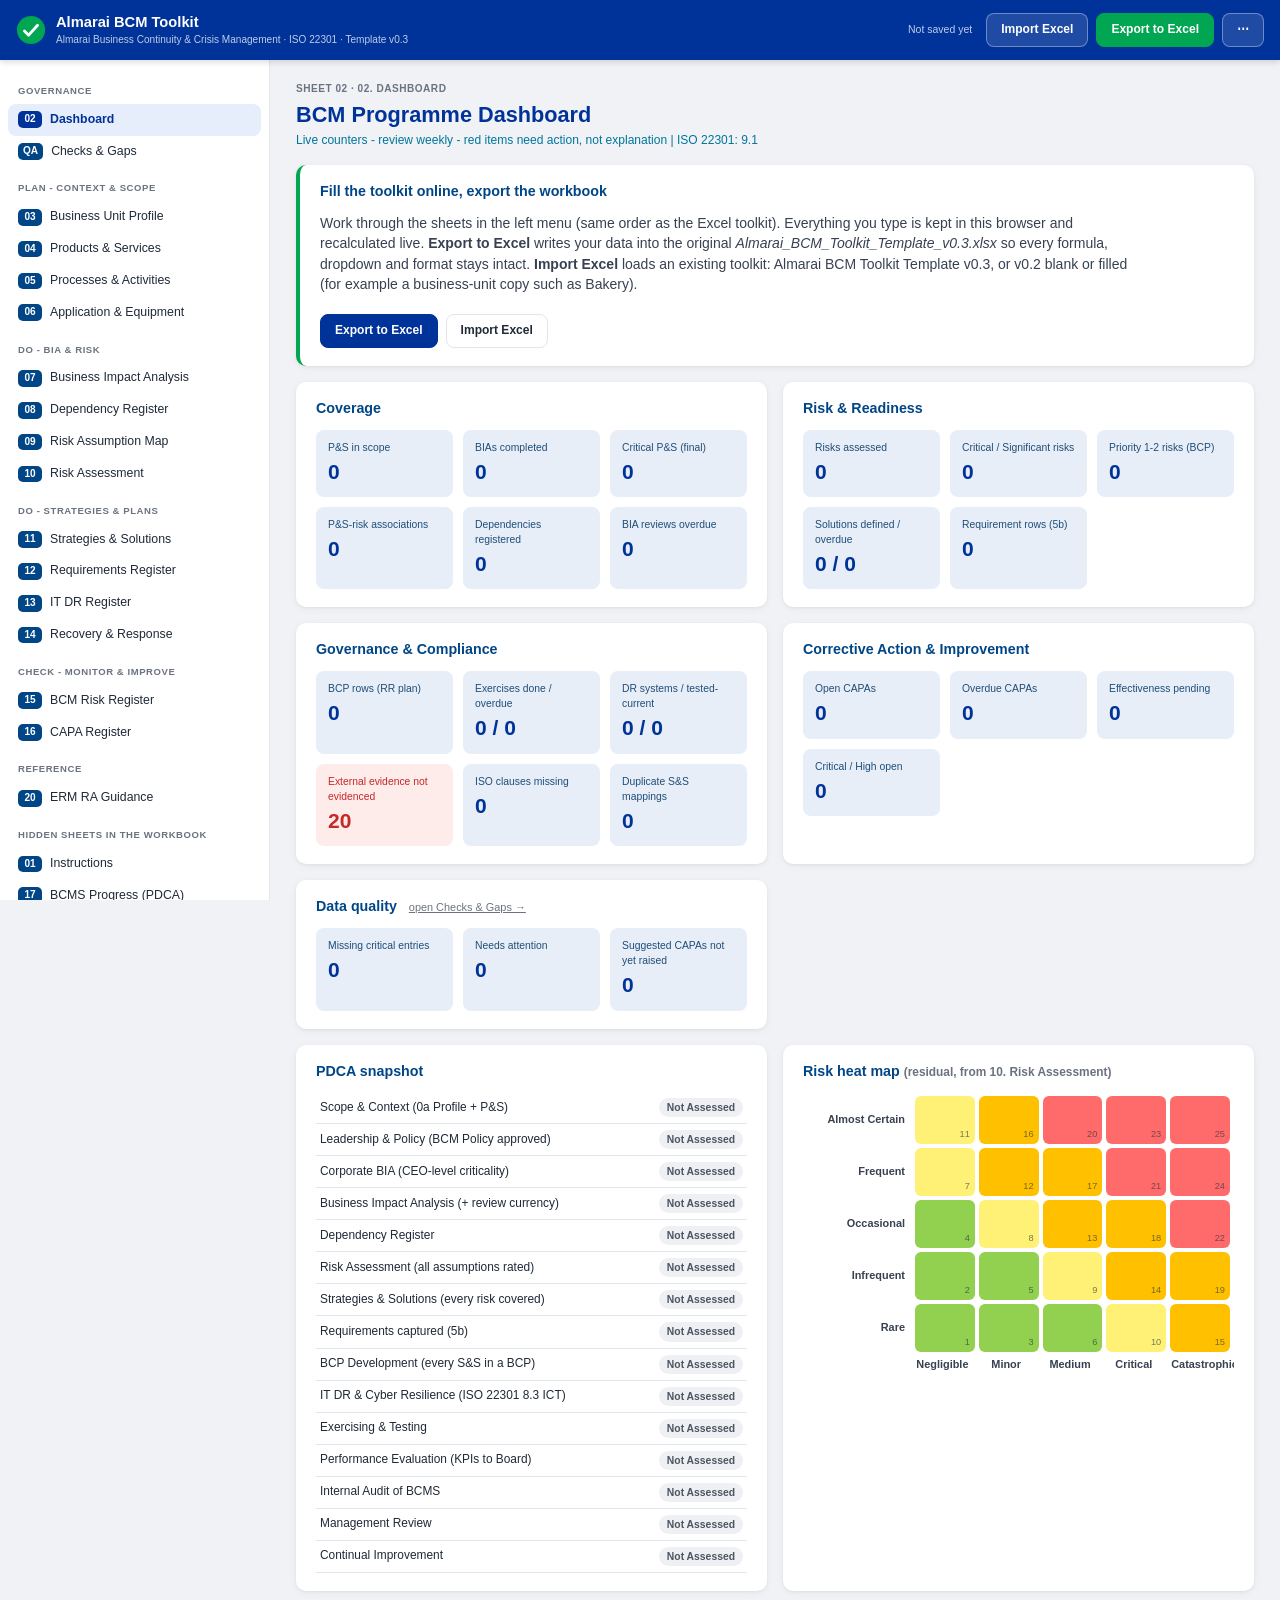
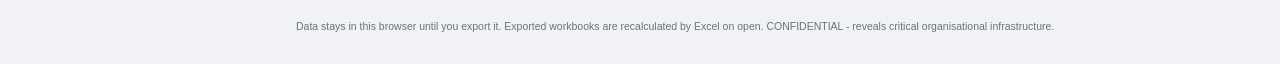
<file: bcm-toolkit-almarai/index.html>
<!DOCTYPE html>
<html lang="en">
<head>
<meta charset="UTF-8">
<meta name="viewport" content="width=device-width, initial-scale=1.0">
<title>Almarai BCM Toolkit</title>
<meta name="description" content="Online version of the Almarai BCM Toolkit Template v0.3 (ISO 22301); imports v0.2 workbooks too. Fill every sheet in the browser and export a populated copy of the Excel workbook.">
<link rel="stylesheet" href="css/toolkit.css">
</head>
<body>
<header class="topbar">
  <button class="icon-btn menu-btn" data-action="menu" aria-label="Open menu">&#9776;</button>
  <a class="brand" href="#dash">
    <svg viewBox="0 0 32 32" aria-hidden="true"><circle cx="16" cy="16" r="15" fill="#00A651"/><path d="M9 17l4.5 4.5L23 11" stroke="#fff" stroke-width="3" fill="none" stroke-linecap="round" stroke-linejoin="round"/></svg>
    <span><b>Almarai BCM Toolkit</b><small>Almarai Business Continuity &amp; Crisis Management &middot; ISO 22301 &middot; Template v0.3</small></span>
  </a>
  <div class="top-actions">
    <span class="save-status" id="save-status"></span>
    <button class="btn light" data-action="import" title="Load an Almarai BCM Toolkit workbook: v0.3, or v0.2 blank or filled">Import Excel</button>
    <button class="btn accent" data-action="export" title="Download the toolkit workbook populated with your data">Export to Excel</button>
    <details class="more">
      <summary class="btn light" title="More">&#8943;</summary>
      <div class="more-menu">
        <button data-action="backup">Download backup (.json)</button>
        <button data-action="restore">Restore backup (.json)</button>
        <button data-action="template">Download blank template (.xlsx)</button>
        <a href="../index.html">Crisis Management Platform</a>
        <button data-action="reset" class="danger">Clear all data&hellip;</button>
      </div>
    </details>
  </div>
</header>
<div class="layout">
  <nav class="sidebar" id="nav" aria-label="Toolkit sheets"></nav>
  <button class="scrim" data-action="menu" aria-label="Close menu"></button>
  <main id="main"><div id="page"></div>
    <footer class="foot">Data stays in this browser until you export it. Exported workbooks are recalculated by Excel on open. CONFIDENTIAL - reveals critical organisational infrastructure.</footer>
  </main>
</div>
<datalist id="active-list"></datalist>
<input type="file" id="file-input" hidden>
<div id="toast" class="toast" role="status" aria-live="polite"></div>

<script src="vendor/jszip.min.js"></script>
<script src="js/template-data.js"></script>
<script src="js/template.js"></script>
<script src="js/schema.js"></script>
<script src="js/engine.js"></script>
<script src="js/checks.js"></script>
<script src="js/xlsx-io.js"></script>
<script src="js/app.js"></script>
</body>
</html>
</file>
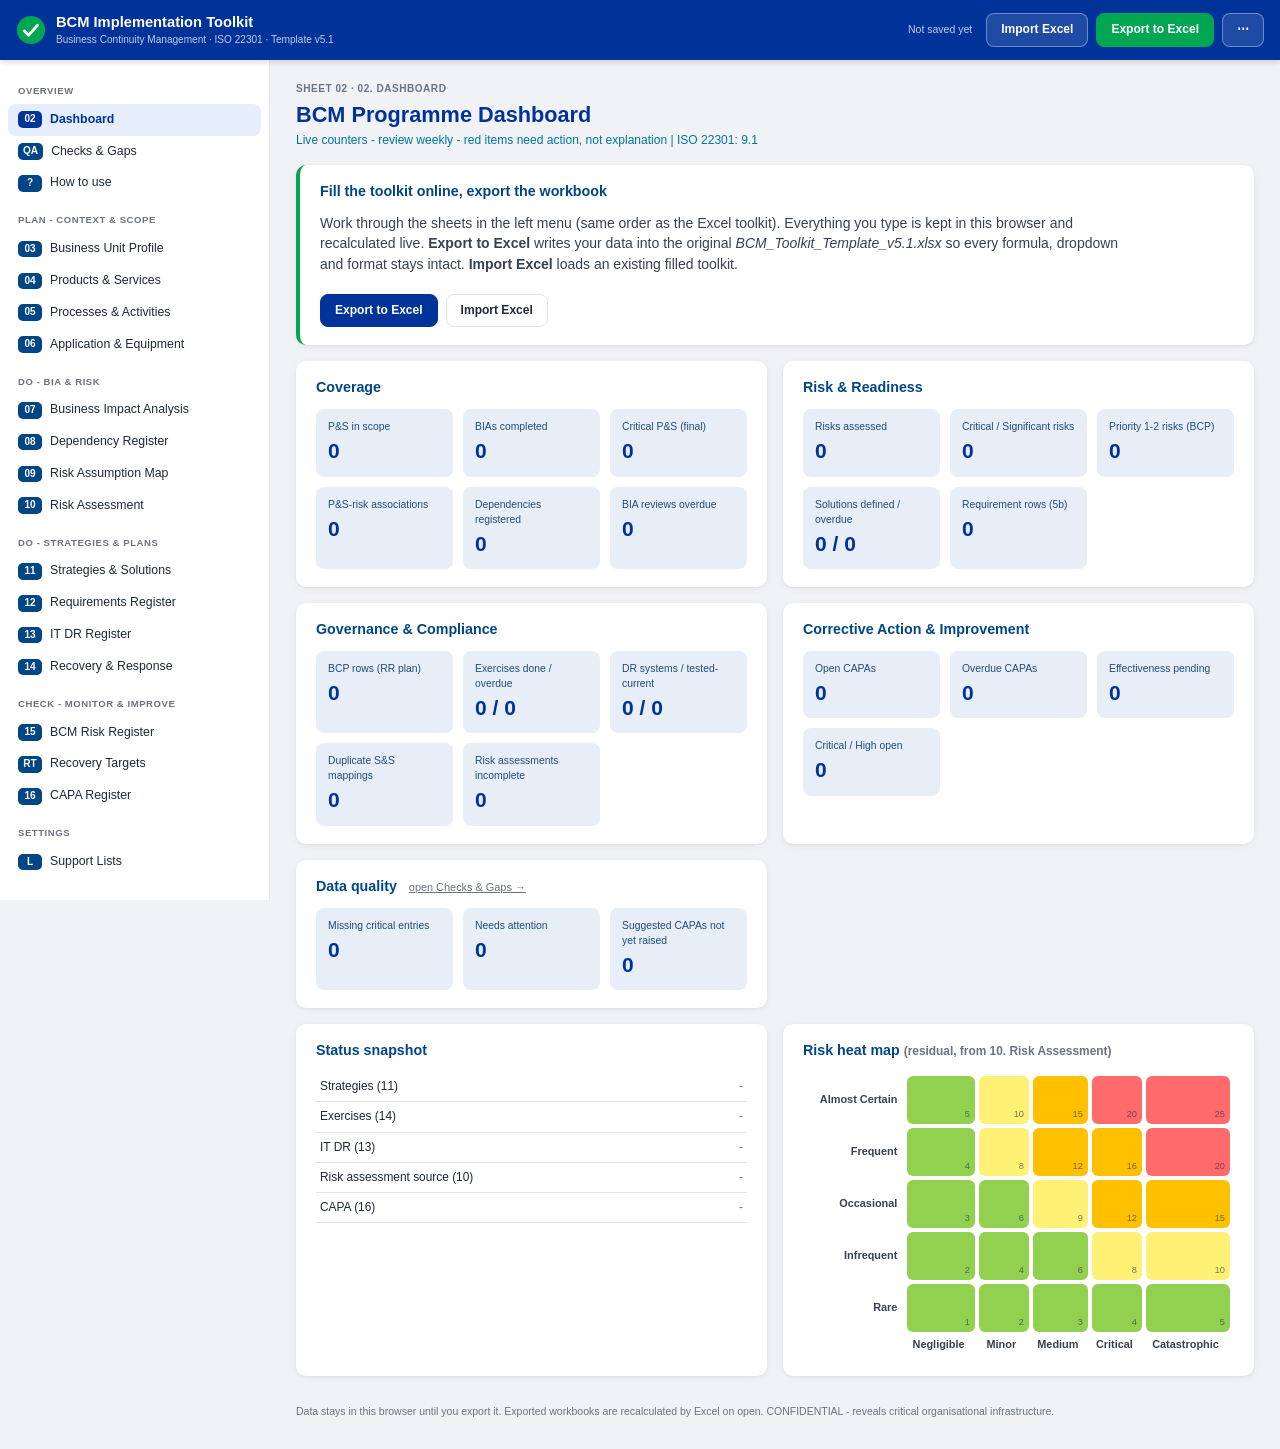
<file: bcm-toolkit/index.html>
<!DOCTYPE html>
<html lang="en">
<head>
<meta charset="UTF-8">
<meta name="viewport" content="width=device-width, initial-scale=1.0">
<title>BCM Implementation Toolkit</title>
<meta name="description" content="Online version of the BCM Toolkit Template v5.1 (ISO 22301). Fill every sheet in the browser and export a populated copy of the Excel workbook.">
<link rel="stylesheet" href="css/toolkit.css">
</head>
<body>
<header class="topbar">
  <button class="icon-btn menu-btn" data-action="menu" aria-label="Open menu">&#9776;</button>
  <a class="brand" href="#dash">
    <svg viewBox="0 0 32 32" aria-hidden="true"><circle cx="16" cy="16" r="15" fill="#00A651"/><path d="M9 17l4.5 4.5L23 11" stroke="#fff" stroke-width="3" fill="none" stroke-linecap="round" stroke-linejoin="round"/></svg>
    <span><b>BCM Implementation Toolkit</b><small>Business Continuity Management &middot; ISO 22301 &middot; Template v5.1</small></span>
  </a>
  <div class="top-actions">
    <span class="save-status" id="save-status"></span>
    <button class="btn light" data-action="import" title="Load data from a filled toolkit workbook (.xlsx)">Import Excel</button>
    <button class="btn accent" data-action="export" title="Download the toolkit workbook populated with your data">Export to Excel</button>
    <details class="more">
      <summary class="btn light" title="More">&#8943;</summary>
      <div class="more-menu">
        <button data-action="backup">Download backup (.json)</button>
        <button data-action="restore">Restore backup (.json)</button>
        <button data-action="template">Download blank template (.xlsx)</button>
        <a href="../index.html">Crisis Management Platform</a>
        <button data-action="reset" class="danger">Clear all data&hellip;</button>
      </div>
    </details>
  </div>
</header>
<div class="layout">
  <nav class="sidebar" id="nav" aria-label="Toolkit sheets"></nav>
  <button class="scrim" data-action="menu" aria-label="Close menu"></button>
  <main id="main"><div id="page"></div>
    <footer class="foot">Data stays in this browser until you export it. Exported workbooks are recalculated by Excel on open. CONFIDENTIAL - reveals critical organisational infrastructure.</footer>
  </main>
</div>
<datalist id="active-list"></datalist>
<input type="file" id="file-input" hidden>
<div id="toast" class="toast" role="status" aria-live="polite"></div>

<script src="vendor/jszip.min.js"></script>
<script src="js/template-data.js"></script>
<script src="js/template.js"></script>
<script src="js/schema.js"></script>
<script src="js/engine.js"></script>
<script src="js/checks.js"></script>
<script src="js/xlsx-io.js"></script>
<script src="js/app.js"></script>
</body>
</html>
</file>
<file: bcm-toolkit-almarai/css/toolkit.css>
/* BCM Implementation Toolkit - Almarai palette, aligned with the crisis platform. */
*,*::before,*::after{box-sizing:border-box}
:root{
  --navy:#003399;--navy-dark:#002266;--green:#00A651;--green-dark:#008040;
  --ink:#1f2937;--muted:#6b7280;--line:#e2e6ea;--bg:#f0f2f5;--card:#fff;
  --auto:#E7EEF7;--auto-ink:#1F4E79;--head:#004687;--head2:#192882;
  --red:#C62828;--red-bg:#FDECEA;--amber:#8a5a00;--amber-bg:#FFF4D6;--ok:#1B5E20;--ok-bg:#E6F4EA;--grey-bg:#eef0f3;
  --radius:10px;--shadow:0 1px 3px rgba(0,0,0,.06),0 2px 10px rgba(0,0,0,.04);
  --font:-apple-system,BlinkMacSystemFont,'Segoe UI',Roboto,'Helvetica Neue',Arial,sans-serif;
}
html{font-size:14px}
body{margin:0;font-family:var(--font);background:var(--bg);color:var(--ink);line-height:1.45}
a{color:var(--navy)}
button,input,select,textarea{font:inherit;color:inherit}
h1,h2,h3{margin:0;line-height:1.25}

/* top bar */
.topbar{position:sticky;top:0;z-index:50;display:flex;align-items:center;gap:12px;height:60px;padding:0 16px;background:var(--navy);color:#fff;box-shadow:0 2px 6px rgba(0,0,0,.15)}
.brand{display:flex;align-items:center;gap:10px;color:#fff;text-decoration:none;min-width:0}
.brand svg{width:30px;height:30px;flex:none}
.brand span{display:flex;flex-direction:column;min-width:0}
.brand b{font-size:1.05rem;white-space:nowrap;overflow:hidden;text-overflow:ellipsis}
.brand small{opacity:.75;font-size:.72rem;white-space:nowrap;overflow:hidden;text-overflow:ellipsis}
.top-actions{margin-left:auto;display:flex;align-items:center;gap:8px}
.save-status{font-size:.75rem;opacity:.75;margin-right:6px;white-space:nowrap}
.topbar .menu-btn{display:none;color:#fff;font-size:1.3rem}
.topbar .menu-btn:hover{background:rgba(255,255,255,.15);color:#fff}
.more{position:relative}
.more summary{list-style:none}
.more summary::-webkit-details-marker{display:none}
.more-menu{position:absolute;right:0;top:calc(100% + 6px);background:#fff;color:var(--ink);border-radius:8px;box-shadow:0 8px 24px rgba(0,0,0,.18);min-width:240px;padding:6px;display:flex;flex-direction:column}
.more-menu button,.more-menu a{background:none;border:0;text-align:left;padding:9px 12px;border-radius:6px;cursor:pointer;text-decoration:none;color:var(--ink);font-size:.9rem}
.more-menu button:hover,.more-menu a:hover{background:var(--bg)}
.more-menu .danger{color:var(--red)}

/* buttons */
.btn{border:1px solid var(--line);background:#fff;border-radius:8px;padding:7px 14px;font-weight:600;font-size:.86rem;cursor:pointer;white-space:nowrap}
.btn:hover{border-color:var(--navy)}
.btn:disabled{opacity:.45;cursor:not-allowed}
.btn.primary{background:var(--navy);border-color:var(--navy);color:#fff}
.btn.accent{background:var(--green);border-color:var(--green);color:#fff}
.btn.accent:hover{background:var(--green-dark)}
.btn.light{background:rgba(255,255,255,.12);border-color:rgba(255,255,255,.35);color:#fff}
.btn.light:hover{background:rgba(255,255,255,.22)}
.btn.ghost{background:transparent;border-style:dashed;color:var(--navy)}
.icon-btn{background:none;border:0;cursor:pointer;padding:4px 8px;border-radius:6px;font-size:1.1rem;line-height:1;color:var(--muted)}
.icon-btn:hover{background:var(--grey-bg);color:var(--red)}

/* layout */
.layout{display:flex;min-height:calc(100vh - 60px)}
.sidebar{width:270px;flex:none;background:#fff;border-right:1px solid var(--line);padding:10px 8px 40px;position:sticky;top:60px;height:calc(100vh - 60px);overflow-y:auto}
.nav-group{font-size:.68rem;text-transform:uppercase;letter-spacing:.06em;color:var(--muted);font-weight:700;padding:14px 10px 6px}
.nav-item{display:flex;align-items:center;gap:8px;padding:7px 10px;border-radius:8px;text-decoration:none;color:var(--ink);font-size:.88rem}
.nav-item:hover{background:var(--bg)}
.nav-item.active{background:#e6edfb;color:var(--navy);font-weight:600}
.nav-num{font-size:.72rem;font-weight:700;color:#fff;background:var(--head);border-radius:5px;padding:1px 5px;min-width:24px;text-align:center}
.nav-item.active .nav-num{background:var(--navy)}
.nav-title{flex:1;min-width:0}
.nav-count{font-size:.72rem;color:var(--muted)}
.nav-count:empty{display:none}
.scrim{display:none}
main{flex:1;min-width:0;padding:22px 26px 30px}
.foot{margin-top:28px;font-size:.75rem;color:var(--muted)}

/* page header & cards */
.page-head{margin-bottom:16px}
.eyebrow{font-size:.72rem;letter-spacing:.05em;text-transform:uppercase;color:var(--muted);font-weight:600}
.page-head h1{font-size:1.55rem;color:var(--navy);margin:4px 0 4px}
.iso{margin:0;color:#00759c;font-size:.86rem}
.note{margin:8px 0 0;max-width:980px;color:#374151;font-size:.88rem}
.muted{color:var(--muted);font-size:.85rem}
.card{background:var(--card);border-radius:var(--radius);box-shadow:var(--shadow);padding:18px 20px;margin-bottom:16px}
.card.flush{padding:0;overflow:hidden}
.card h2{font-size:1.02rem;color:var(--head);margin-bottom:12px}
.card h3{font-size:.9rem;color:var(--ink);margin:14px 0 8px}
.card.empty{color:#374151}
.legend{display:flex;gap:18px;flex-wrap:wrap;margin-top:10px;font-size:.78rem;color:var(--muted)}
.legend span{display:flex;align-items:center;gap:6px}
.sw{width:14px;height:14px;border-radius:3px;border:1px solid #cfd6df;display:inline-block}
.sw.white{background:#fff}.sw.blue{background:var(--auto)}

/* forms */
.form-grid{display:grid;grid-template-columns:repeat(auto-fill,minmax(300px,1fr));gap:12px 18px}
.form-grid.cols-4{grid-template-columns:repeat(auto-fill,minmax(220px,1fr));margin-top:14px}
.field{display:flex;flex-direction:column;gap:4px}
.field>span{font-size:.78rem;font-weight:600;color:#374151}
.field small{color:var(--muted);font-size:.74rem}
.field small.warn-text,.warn-text{color:var(--red);font-weight:600}
.in{width:100%;border:1px solid #cfd6df;border-radius:6px;background:#fff;padding:6px 8px;font-size:.86rem;min-height:32px}
textarea.in{resize:vertical;line-height:1.35;min-height:32px}
.in:focus{outline:2px solid rgba(0,51,153,.25);border-color:var(--navy)}
.in.invalid{border-color:var(--red);background:var(--red-bg)}
.auto-box{background:var(--auto);color:var(--auto-ink);border-radius:6px;padding:6px 8px;min-height:32px;font-size:.86rem;white-space:pre-wrap}

/* tables */
.table-wrap{overflow:auto;max-width:100%}
.table-wrap.tall{max-height:calc(100vh - 250px)}
.sheet-table{border-collapse:separate;border-spacing:0;width:100%;font-size:.84rem}
.sheet-table th{position:sticky;top:0;z-index:2;background:var(--head);color:#fff;font-weight:600;font-size:.76rem;text-align:left;padding:8px;border-right:1px solid rgba(255,255,255,.15);vertical-align:bottom}
.sheet-table th.auto-h{background:var(--head2)}
.sheet-table th .info{display:inline-block;width:14px;height:14px;line-height:14px;border-radius:50%;background:rgba(255,255,255,.25);font-size:.65rem;text-align:center;font-style:italic;cursor:help}
.sheet-table .group-row th{top:0;background:#00A0E1;font-size:.72rem;text-transform:uppercase;letter-spacing:.04em;padding:4px 8px}
.sheet-table .group-row th:not(.grp){background:var(--head)}
.sheet-table .group-row+tr th{top:24px}
.sheet-table td{padding:4px 5px;border-bottom:1px solid var(--line);border-right:1px solid #f0f2f5;vertical-align:top;background:#fff}
.sheet-table td.auto{background:var(--auto);color:var(--auto-ink);padding:8px;white-space:pre-wrap;word-break:break-word}
.sheet-table td.fixed{color:#374151;padding:8px;background:#fafbfc}
.sheet-table td.label-cell{padding:8px;font-weight:600;background:#f6f7f9;white-space:nowrap}
.sheet-table td.num,.sheet-table th.num{width:44px;text-align:center;color:var(--muted);position:sticky;left:0;z-index:1}
.sheet-table th.num{z-index:3;background:var(--head);color:#fff}
.sheet-table td.num{background:#f6f7f9}
.sheet-table .in{border-color:#dfe4ea;background:#fff;min-width:60px}
.sheet-table .in:hover{border-color:#9db3d9}
.sheet-table .in:focus{background:#fff}
.sheet-table .in.invalid{border-color:var(--red);background:var(--red-bg)}
.sheet-table tr:hover td:not(.auto){background:#fbfcfe}
.row-tools{width:34px;text-align:center}
.section-row td{background:var(--head2)!important;color:#fff;font-weight:700;padding:7px 10px}
.table-foot{display:flex;align-items:center;gap:14px;padding:10px 14px;border-top:1px solid var(--line);background:#fafbfc}
td.phase-plan:not(:empty){background:#192882;color:#fff}
td.phase-do:not(:empty){background:#004687;color:#fff}
td.phase-check:not(:empty){background:#00A0E1;color:#fff}
td.phase-act:not(:empty){background:#009137;color:#fff}

/* badges */
.badge{display:inline-block;padding:2px 8px;border-radius:999px;font-size:.74rem;font-weight:700;white-space:nowrap}
.badge.red{background:var(--red-bg);color:var(--red)}
.badge.amber{background:var(--amber-bg);color:var(--amber)}
.badge.green{background:var(--ok-bg);color:var(--ok)}
.badge.grey{background:var(--grey-bg);color:#4b5563}

/* BIA */
.chips{display:flex;flex-wrap:wrap;gap:6px;margin-bottom:14px}
.chip{background:#fff;border:1px solid var(--line);border-radius:999px;padding:4px 10px;font-size:.78rem;text-decoration:none;color:var(--navy)}
.bia-head{display:flex;justify-content:space-between;gap:16px;align-items:flex-start;margin-bottom:12px;flex-wrap:wrap}
.bia-head h2{margin:2px 0;font-size:1.15rem;color:var(--navy)}
.kpis{display:flex;gap:10px}
.kpis div{background:var(--auto);border-radius:8px;padding:6px 12px;text-align:center;min-width:90px}
.kpis span{display:block;font-size:.7rem;color:var(--auto-ink)}
.kpis b{font-size:1.1rem;color:var(--auto-ink)}
.bia-table th.hz{font-size:.7rem;text-align:center;min-width:64px}
.bia-table td.score{padding:3px}
.bia-table select.score-in{min-width:56px;text-align:center;font-weight:700;border:1px solid #e5e7eb}
.score-in.s1{background:#E6F4EA!important}.score-in.s2{background:#F1F8D8!important}.score-in.s3{background:#FFF4D6!important}
.score-in.s4{background:#FFE0C2!important}.score-in.s5{background:#FDD5D2!important}

/* dashboard */
.intro{display:flex;gap:20px;align-items:center;justify-content:space-between;flex-wrap:wrap;border-left:4px solid var(--green)}
.intro p{margin:0;max-width:820px;color:#374151}
.intro-actions{display:flex;gap:8px}
.dash-grid{display:grid;grid-template-columns:repeat(auto-fit,minmax(320px,1fr));gap:16px}
.dash-grid .card{margin-bottom:0}
.dash-grid.two{margin-top:16px}
.tiles{display:grid;grid-template-columns:repeat(auto-fill,minmax(130px,1fr));gap:10px}
.tile{background:var(--auto);border-radius:8px;padding:10px 12px}
.tile.warn{background:var(--red-bg)}
.tile-label{font-size:.74rem;color:var(--auto-ink)}
.tile.warn .tile-label{color:var(--red)}
.tile-value{font-size:1.5rem;font-weight:700;color:var(--navy);margin-top:2px}
.tile.warn .tile-value{color:var(--red)}
table.mini{width:100%;border-collapse:collapse;font-size:.85rem}
table.mini td{padding:6px 4px;border-bottom:1px solid var(--line)}
table.mini td:last-child{text-align:right}
table.heat{border-collapse:separate;border-spacing:4px;width:100%;font-size:.78rem}
table.heat th{font-weight:600;color:#374151;text-align:right;padding-right:6px;white-space:nowrap}
table.heat th.imp{text-align:center}
table.heat td{height:48px;border-radius:6px;text-align:center;position:relative;min-width:44px}
table.heat td span{position:absolute;right:5px;bottom:3px;font-size:.66rem;opacity:.6}
table.heat td b{font-size:1.15rem}
.h-red{background:#FF6B6B}.h-orange{background:#FFC000}.h-yellow{background:#FFF176}.h-green{background:#92D050}

/* reference pages */
.ref-wrap{overflow:auto}
.ref-table{border-collapse:collapse;width:100%;min-width:900px;font-size:.82rem;table-layout:fixed}
.ref-table td{border:1px solid #e5e7eb;padding:6px 8px;vertical-align:top;white-space:normal;word-wrap:break-word}

/* toast */
.toast{position:fixed;left:50%;bottom:24px;transform:translateX(-50%) translateY(20px);background:#1f2937;color:#fff;padding:11px 18px;border-radius:8px;font-size:.88rem;box-shadow:0 6px 20px rgba(0,0,0,.25);opacity:0;pointer-events:none;transition:all .2s;z-index:100;max-width:calc(100vw - 32px)}
.toast.show{opacity:1;transform:translateX(-50%) translateY(0)}
.toast.ok{background:var(--green-dark)}
.toast.err{background:var(--red)}

/* responsive */
@media (max-width:980px){
  .topbar .menu-btn{display:block}
  .sidebar{position:fixed;left:0;top:60px;z-index:60;transform:translateX(-100%);transition:transform .2s;box-shadow:4px 0 16px rgba(0,0,0,.15)}
  body.nav-open .sidebar{transform:none}
  body.nav-open .scrim{display:block;position:fixed;inset:60px 0 0 0;background:rgba(0,0,0,.25);z-index:55;border:0}
  .save-status,.brand small{display:none}
  main{padding:16px}
}
@media (max-width:640px){
  .top-actions .btn.light[data-action="import"]{display:none}
  .brand b{font-size:.92rem}
  .form-grid{grid-template-columns:1fr}
  .page-head h1{font-size:1.25rem}
}
@media print{
  .topbar,.sidebar,.table-foot,.row-tools,.intro-actions{display:none!important}
  main{padding:0}
  .table-wrap.tall{max-height:none}
}

/* Dropdown cells are yellow, as in the Excel template (v0.2.1). */
select.in,.in[data-opt],.sheet-table select.in,.sheet-table .in[data-opt]{background:#FFFF99;border-color:#e0d870}
.sheet-table select.in:focus,.sheet-table .in[data-opt]:focus{background:#FFFFB8}
/* Missing critical entries (red) and attention (amber) - same rules as the template's highlights. */
.in.invalid,.sheet-table .in.invalid{background:#FFC7CE!important;border-color:#C62828!important;color:#9C0006}
.in.attention,.sheet-table .in.attention{background:#FFEB9C!important;border-color:#C9A100!important;color:#9C5700}
.in.flash{outline:3px solid #003399;outline-offset:1px}
.legend .sw.yellow{background:#FFFF99}.legend .sw.red{background:#FFC7CE}
.ok-note{border-left:4px solid var(--green);color:#374151}
.suggest{border-left:4px solid #C9A100}
.suggest-head{display:flex;justify-content:space-between;gap:16px;align-items:flex-start;flex-wrap:wrap;margin-bottom:10px}
.suggest-head h2{margin-bottom:4px}
.suggest-actions{display:flex;gap:8px}
.tiles.wide{grid-template-columns:repeat(auto-fill,minmax(200px,1fr));margin-bottom:14px}
.card-pad{padding:14px 16px 0}
.small-link{font-size:.78rem;font-weight:500;margin-left:8px}
a.btn{text-decoration:none;display:inline-block}

/* 20. ERM RA Guidance */
.erm-toc{display:flex;flex-wrap:wrap;gap:6px;margin:0 0 14px}
.erm-grid{display:grid;grid-template-columns:repeat(auto-fill,minmax(280px,1fr));gap:12px;margin-top:12px}
.erm-grid.four{grid-template-columns:repeat(auto-fill,minmax(220px,1fr))}
.erm-tile{border:1px solid var(--line);border-radius:8px;padding:12px 14px;background:#fafbfc}
.erm-tile-head{display:flex;justify-content:space-between;align-items:center;gap:8px;margin-bottom:6px;color:var(--navy)}
.erm-text{margin:4px 0 8px;white-space:pre-line;color:#374151}
.erm-two{display:grid;grid-template-columns:minmax(0,1fr) minmax(0,1fr);gap:20px;margin-top:10px}
.erm-two h3{font-size:1rem;color:var(--navy);margin-bottom:4px}
.erm-heat{display:grid;grid-template-columns:minmax(0,1.3fr) minmax(0,1fr);gap:20px;align-items:start;margin-top:8px}
.erm-heat .axis-y,.erm-heat .axis-x{font-size:.75rem;font-weight:700;color:var(--muted);text-transform:uppercase;letter-spacing:.05em}
.erm-heat .axis-x{text-align:center;margin-top:2px}
.erm-bands td{vertical-align:middle}
.band{display:inline-block;width:14px;height:14px;border-radius:3px;margin-right:8px;vertical-align:-2px}
.score-pill{display:inline-block;min-width:24px;padding:2px 6px;border-radius:999px;font-weight:700;text-align:center;background:var(--grey-bg)}
.score-pill.s5{background:#FF6B6B}.score-pill.s4{background:#FFC000}.score-pill.s3{background:#FFF176}.score-pill.s2,.score-pill.s1{background:#92D050}
.erm-cats{display:flex;flex-wrap:wrap;gap:6px;margin:8px 0 12px}
.erm-cats .chip{cursor:pointer;display:inline-flex;align-items:center;gap:6px;font-size:.85rem;padding:6px 12px}
.chip.on{background:var(--navy);color:#fff;border-color:var(--navy)}
.erm-list{margin:0;padding-left:18px}
.erm-list li{margin:2px 0}
.erm-criteria td{vertical-align:top}
.erm-note{margin-top:14px;padding:12px 14px;border-left:4px solid var(--navy);background:var(--auto);white-space:pre-line;border-radius:0 8px 8px 0}
.nowrap{white-space:nowrap}
.small{font-size:.8rem}
@media (max-width:900px){.erm-two,.erm-heat{grid-template-columns:1fr}}

.heat-wrap{overflow-x:auto;max-width:100%}
.erm-two>div,.erm-heat>div{min-width:0;overflow-x:auto}
table.heat{table-layout:fixed;min-width:330px}
table.heat tr>th:first-child{width:104px}
</file>
<file: bcm-toolkit/css/toolkit.css>
/* BCM Implementation Toolkit - palette aligned with the crisis platform. */
*,*::before,*::after{box-sizing:border-box}
:root{
  --navy:#003399;--navy-dark:#002266;--green:#00A651;--green-dark:#008040;
  --ink:#1f2937;--muted:#6b7280;--line:#e2e6ea;--bg:#f0f2f5;--card:#fff;
  --auto:#E7EEF7;--auto-ink:#1F4E79;--head:#004687;--head2:#192882;
  --red:#C62828;--red-bg:#FDECEA;--amber:#8a5a00;--amber-bg:#FFF4D6;--ok:#1B5E20;--ok-bg:#E6F4EA;--grey-bg:#eef0f3;
  --radius:10px;--shadow:0 1px 3px rgba(0,0,0,.06),0 2px 10px rgba(0,0,0,.04);
  --font:-apple-system,BlinkMacSystemFont,'Segoe UI',Roboto,'Helvetica Neue',Arial,sans-serif;
}
html{font-size:14px}
body{margin:0;font-family:var(--font);background:var(--bg);color:var(--ink);line-height:1.45}
a{color:var(--navy)}
button,input,select,textarea{font:inherit;color:inherit}
h1,h2,h3{margin:0;line-height:1.25}

/* top bar */
.topbar{position:sticky;top:0;z-index:50;display:flex;align-items:center;gap:12px;height:60px;padding:0 16px;background:var(--navy);color:#fff;box-shadow:0 2px 6px rgba(0,0,0,.15)}
.brand{display:flex;align-items:center;gap:10px;color:#fff;text-decoration:none;min-width:0}
.brand svg{width:30px;height:30px;flex:none}
.brand span{display:flex;flex-direction:column;min-width:0}
.brand b{font-size:1.05rem;white-space:nowrap;overflow:hidden;text-overflow:ellipsis}
.brand small{opacity:.75;font-size:.72rem;white-space:nowrap;overflow:hidden;text-overflow:ellipsis}
.top-actions{margin-left:auto;display:flex;align-items:center;gap:8px}
.save-status{font-size:.75rem;opacity:.75;margin-right:6px;white-space:nowrap}
.topbar .menu-btn{display:none;color:#fff;font-size:1.3rem}
.topbar .menu-btn:hover{background:rgba(255,255,255,.15);color:#fff}
.more{position:relative}
.more summary{list-style:none}
.more summary::-webkit-details-marker{display:none}
.more-menu{position:absolute;right:0;top:calc(100% + 6px);background:#fff;color:var(--ink);border-radius:8px;box-shadow:0 8px 24px rgba(0,0,0,.18);min-width:240px;padding:6px;display:flex;flex-direction:column}
.more-menu button,.more-menu a{background:none;border:0;text-align:left;padding:9px 12px;border-radius:6px;cursor:pointer;text-decoration:none;color:var(--ink);font-size:.9rem}
.more-menu button:hover,.more-menu a:hover{background:var(--bg)}
.more-menu .danger{color:var(--red)}

/* buttons */
.btn{border:1px solid var(--line);background:#fff;border-radius:8px;padding:7px 14px;font-weight:600;font-size:.86rem;cursor:pointer;white-space:nowrap}
.btn:hover{border-color:var(--navy)}
.btn:disabled{opacity:.45;cursor:not-allowed}
.btn.primary{background:var(--navy);border-color:var(--navy);color:#fff}
.btn.accent{background:var(--green);border-color:var(--green);color:#fff}
.btn.accent:hover{background:var(--green-dark)}
.btn.light{background:rgba(255,255,255,.12);border-color:rgba(255,255,255,.35);color:#fff}
.btn.light:hover{background:rgba(255,255,255,.22)}
.btn.ghost{background:transparent;border-style:dashed;color:var(--navy)}
.icon-btn{background:none;border:0;cursor:pointer;padding:4px 8px;border-radius:6px;font-size:1.1rem;line-height:1;color:var(--muted)}
.icon-btn:hover{background:var(--grey-bg);color:var(--red)}

/* layout */
.layout{display:flex;min-height:calc(100vh - 60px)}
.sidebar{width:270px;flex:none;background:#fff;border-right:1px solid var(--line);padding:10px 8px 40px;position:sticky;top:60px;height:calc(100vh - 60px);overflow-y:auto}
.nav-group{font-size:.68rem;text-transform:uppercase;letter-spacing:.06em;color:var(--muted);font-weight:700;padding:14px 10px 6px}
.nav-item{display:flex;align-items:center;gap:8px;padding:7px 10px;border-radius:8px;text-decoration:none;color:var(--ink);font-size:.88rem}
.nav-item:hover{background:var(--bg)}
.nav-item.active{background:#e6edfb;color:var(--navy);font-weight:600}
.nav-num{font-size:.72rem;font-weight:700;color:#fff;background:var(--head);border-radius:5px;padding:1px 5px;min-width:24px;text-align:center}
.nav-item.active .nav-num{background:var(--navy)}
.nav-title{flex:1;min-width:0}
.nav-count{font-size:.72rem;color:var(--muted)}
.nav-count:empty{display:none}
.scrim{display:none}
main{flex:1;min-width:0;padding:22px 26px 30px}
.foot{margin-top:28px;font-size:.75rem;color:var(--muted)}

/* page header & cards */
.page-head{margin-bottom:16px}
.eyebrow{font-size:.72rem;letter-spacing:.05em;text-transform:uppercase;color:var(--muted);font-weight:600}
.page-head h1{font-size:1.55rem;color:var(--navy);margin:4px 0 4px}
.iso{margin:0;color:#00759c;font-size:.86rem}
.note{margin:8px 0 0;max-width:980px;color:#374151;font-size:.88rem}
.muted{color:var(--muted);font-size:.85rem}
.card{background:var(--card);border-radius:var(--radius);box-shadow:var(--shadow);padding:18px 20px;margin-bottom:16px}
.card.flush{padding:0;overflow:hidden}
.card h2{font-size:1.02rem;color:var(--head);margin-bottom:12px}
.card h3{font-size:.9rem;color:var(--ink);margin:14px 0 8px}
.card.empty{color:#374151}
.legend{display:flex;gap:18px;flex-wrap:wrap;margin-top:10px;font-size:.78rem;color:var(--muted)}
.legend span{display:flex;align-items:center;gap:6px}
.sw{width:14px;height:14px;border-radius:3px;border:1px solid #cfd6df;display:inline-block}
.sw.white{background:#fff}.sw.blue{background:var(--auto)}

/* forms */
.form-grid{display:grid;grid-template-columns:repeat(auto-fill,minmax(300px,1fr));gap:12px 18px}
.form-grid.cols-4{grid-template-columns:repeat(auto-fill,minmax(220px,1fr));margin-top:14px}
.field{display:flex;flex-direction:column;gap:4px}
.field>span{font-size:.78rem;font-weight:600;color:#374151}
.field small{color:var(--muted);font-size:.74rem}
.field small.warn-text,.warn-text{color:var(--red);font-weight:600}
.in{width:100%;border:1px solid #cfd6df;border-radius:6px;background:#fff;padding:6px 8px;font-size:.86rem;min-height:32px}
textarea.in{resize:vertical;line-height:1.35;min-height:32px}
.in:focus{outline:2px solid rgba(0,51,153,.25);border-color:var(--navy)}
.in.invalid{border-color:var(--red);background:var(--red-bg)}
.auto-box{background:var(--auto);color:var(--auto-ink);border-radius:6px;padding:6px 8px;min-height:32px;font-size:.86rem;white-space:pre-wrap}

/* tables */
.table-wrap{overflow:auto;max-width:100%}
.table-wrap.tall{max-height:calc(100vh - 250px)}
.sheet-table{border-collapse:separate;border-spacing:0;width:100%;font-size:.84rem}
.sheet-table th{position:sticky;top:0;z-index:2;background:var(--head);color:#fff;font-weight:600;font-size:.76rem;text-align:left;padding:8px;border-right:1px solid rgba(255,255,255,.15);vertical-align:bottom}
.sheet-table th.auto-h{background:var(--head2)}
.sheet-table th .info{display:inline-block;width:14px;height:14px;line-height:14px;border-radius:50%;background:rgba(255,255,255,.25);font-size:.65rem;text-align:center;font-style:italic;cursor:help}
.sheet-table .group-row th{top:0;background:#00A0E1;font-size:.72rem;text-transform:uppercase;letter-spacing:.04em;padding:4px 8px}
.sheet-table .group-row th:not(.grp){background:var(--head)}
.sheet-table .group-row+tr th{top:24px}
.sheet-table td{padding:4px 5px;border-bottom:1px solid var(--line);border-right:1px solid #f0f2f5;vertical-align:top;background:#fff}
.sheet-table td.auto{background:var(--auto);color:var(--auto-ink);padding:8px;white-space:pre-wrap;word-break:break-word}
.sheet-table td.fixed{color:#374151;padding:8px;background:#fafbfc}
.sheet-table td.label-cell{padding:8px;font-weight:600;background:#f6f7f9;white-space:nowrap}
.sheet-table td.num,.sheet-table th.num{width:44px;text-align:center;color:var(--muted);position:sticky;left:0;z-index:1}
.sheet-table th.num{z-index:3;background:var(--head);color:#fff}
.sheet-table td.num{background:#f6f7f9}
.sheet-table .in{border-color:#dfe4ea;background:#fff;min-width:60px}
.sheet-table .in:hover{border-color:#9db3d9}
.sheet-table .in:focus{background:#fff}
.sheet-table .in.invalid{border-color:var(--red);background:var(--red-bg)}
.sheet-table tr:hover td:not(.auto){background:#fbfcfe}
.row-tools{width:34px;text-align:center}
.section-row td{background:var(--head2)!important;color:#fff;font-weight:700;padding:7px 10px}
.table-foot{display:flex;align-items:center;gap:14px;padding:10px 14px;border-top:1px solid var(--line);background:#fafbfc}
td.phase-plan:not(:empty){background:#192882;color:#fff}
td.phase-do:not(:empty){background:#004687;color:#fff}
td.phase-check:not(:empty){background:#00A0E1;color:#fff}
td.phase-act:not(:empty){background:#009137;color:#fff}

/* badges */
.badge{display:inline-block;padding:2px 8px;border-radius:999px;font-size:.74rem;font-weight:700;white-space:nowrap}
.badge.red{background:var(--red-bg);color:var(--red)}
.badge.amber{background:var(--amber-bg);color:var(--amber)}
.badge.green{background:var(--ok-bg);color:var(--ok)}
.badge.grey{background:var(--grey-bg);color:#4b5563}

/* BIA */
.chips{display:flex;flex-wrap:wrap;gap:6px;margin-bottom:14px}
.chip{background:#fff;border:1px solid var(--line);border-radius:999px;padding:4px 10px;font-size:.78rem;text-decoration:none;color:var(--navy)}
.bia-head{display:flex;justify-content:space-between;gap:16px;align-items:flex-start;margin-bottom:12px;flex-wrap:wrap}
.bia-head h2{margin:2px 0;font-size:1.15rem;color:var(--navy)}
.kpis{display:flex;gap:10px}
.kpis div{background:var(--auto);border-radius:8px;padding:6px 12px;text-align:center;min-width:90px}
.kpis span{display:block;font-size:.7rem;color:var(--auto-ink)}
.kpis b{font-size:1.1rem;color:var(--auto-ink)}
.bia-table th.hz{font-size:.7rem;text-align:center;min-width:64px}
.bia-table td.score{padding:3px}
.bia-table select.score-in{min-width:56px;text-align:center;font-weight:700;border:1px solid #e5e7eb}
.score-in.s1{background:#E6F4EA!important}.score-in.s2{background:#F1F8D8!important}.score-in.s3{background:#FFF4D6!important}
.score-in.s4{background:#FFE0C2!important}.score-in.s5{background:#FDD5D2!important}

/* dashboard */
.intro{display:flex;gap:20px;align-items:center;justify-content:space-between;flex-wrap:wrap;border-left:4px solid var(--green)}
.intro p{margin:0;max-width:820px;color:#374151}
.intro-actions{display:flex;gap:8px}
.dash-grid{display:grid;grid-template-columns:repeat(auto-fit,minmax(320px,1fr));gap:16px}
.dash-grid .card{margin-bottom:0}
.dash-grid.two{margin-top:16px}
.tiles{display:grid;grid-template-columns:repeat(auto-fill,minmax(130px,1fr));gap:10px}
.tile{background:var(--auto);border-radius:8px;padding:10px 12px}
.tile.warn{background:var(--red-bg)}
.tile-label{font-size:.74rem;color:var(--auto-ink)}
.tile.warn .tile-label{color:var(--red)}
.tile-value{font-size:1.5rem;font-weight:700;color:var(--navy);margin-top:2px}
.tile.warn .tile-value{color:var(--red)}
table.mini{width:100%;border-collapse:collapse;font-size:.85rem}
table.mini td{padding:6px 4px;border-bottom:1px solid var(--line)}
table.mini td:last-child{text-align:right}
table.heat{border-collapse:separate;border-spacing:4px;width:100%;font-size:.78rem}
table.heat th{font-weight:600;color:#374151;text-align:right;padding-right:6px;white-space:nowrap}
table.heat th.imp{text-align:center}
table.heat td{height:48px;border-radius:6px;text-align:center;position:relative;min-width:44px}
table.heat td span{position:absolute;right:5px;bottom:3px;font-size:.66rem;opacity:.6}
table.heat td b{font-size:1.15rem}
.h-red{background:#FF6B6B}.h-orange{background:#FFC000}.h-yellow{background:#FFF176}.h-green{background:#92D050}

/* reference pages */
.ref-wrap{overflow:auto}
.ref-table{border-collapse:collapse;width:100%;min-width:900px;font-size:.82rem;table-layout:fixed}
.ref-table td{border:1px solid #e5e7eb;padding:6px 8px;vertical-align:top;white-space:normal;word-wrap:break-word}

/* toast */
.toast{position:fixed;left:50%;bottom:24px;transform:translateX(-50%) translateY(20px);background:#1f2937;color:#fff;padding:11px 18px;border-radius:8px;font-size:.88rem;box-shadow:0 6px 20px rgba(0,0,0,.25);opacity:0;pointer-events:none;transition:all .2s;z-index:100;max-width:calc(100vw - 32px)}
.toast.show{opacity:1;transform:translateX(-50%) translateY(0)}
.toast.ok{background:var(--green-dark)}
.toast.err{background:var(--red)}

/* responsive */
@media (max-width:980px){
  .topbar .menu-btn{display:block}
  .sidebar{position:fixed;left:0;top:60px;z-index:60;transform:translateX(-100%);transition:transform .2s;box-shadow:4px 0 16px rgba(0,0,0,.15)}
  body.nav-open .sidebar{transform:none}
  body.nav-open .scrim{display:block;position:fixed;inset:60px 0 0 0;background:rgba(0,0,0,.25);z-index:55;border:0}
  .save-status,.brand small{display:none}
  main{padding:16px}
}
@media (max-width:640px){
  .top-actions .btn.light[data-action="import"]{display:none}
  .brand b{font-size:.92rem}
  .form-grid{grid-template-columns:1fr}
  .page-head h1{font-size:1.25rem}
}
@media print{
  .topbar,.sidebar,.table-foot,.row-tools,.intro-actions{display:none!important}
  main{padding:0}
  .table-wrap.tall{max-height:none}
}

/* Dropdown cells are yellow, as in the Excel template (v5.1). */
select.in,.in[data-opt],.sheet-table select.in,.sheet-table .in[data-opt]{background:#FFFF99;border-color:#e0d870}
.sheet-table select.in:focus,.sheet-table .in[data-opt]:focus{background:#FFFFB8}
/* Missing critical entries (red) and attention (amber) - same rules as the template's highlights. */
.in.invalid,.sheet-table .in.invalid{background:#FFC7CE!important;border-color:#C62828!important;color:#9C0006}
.in.attention,.sheet-table .in.attention{background:#FFEB9C!important;border-color:#C9A100!important;color:#9C5700}
.in.flash{outline:3px solid #003399;outline-offset:1px}
.legend .sw.yellow{background:#FFFF99}.legend .sw.red{background:#FFC7CE}
.ok-note{border-left:4px solid var(--green);color:#374151}
.suggest{border-left:4px solid #C9A100}
.suggest-head{display:flex;justify-content:space-between;gap:16px;align-items:flex-start;flex-wrap:wrap;margin-bottom:10px}
.suggest-head h2{margin-bottom:4px}
.suggest-actions{display:flex;gap:8px}
.tiles.wide{grid-template-columns:repeat(auto-fill,minmax(200px,1fr));margin-bottom:14px}
.card-pad{padding:14px 16px 0}
.small-link{font-size:.78rem;font-weight:500;margin-left:8px}
a.btn{text-decoration:none;display:inline-block}

/* Support lists and help pages */
.lists-grid{display:grid;grid-template-columns:repeat(auto-fill,minmax(260px,1fr));gap:16px}
.lists-grid .card h2{font-size:.95rem;display:flex;flex-wrap:wrap;gap:6px;align-items:center}
.lists-grid .list-row{margin:4px 0}
.lists-grid .list-row .in,.lists-grid table.mini .in{width:100%}
.lists-grid table.mini td:last-child{text-align:left}
.help ol,.help ul{padding-left:20px;line-height:1.6}
.help li{margin:4px 0}
.help table.mini{max-width:420px}
.help table.mini th{text-align:left;padding:6px 4px;border-bottom:1px solid var(--line)}
.help table.mini td:last-child{text-align:left}
</file>
